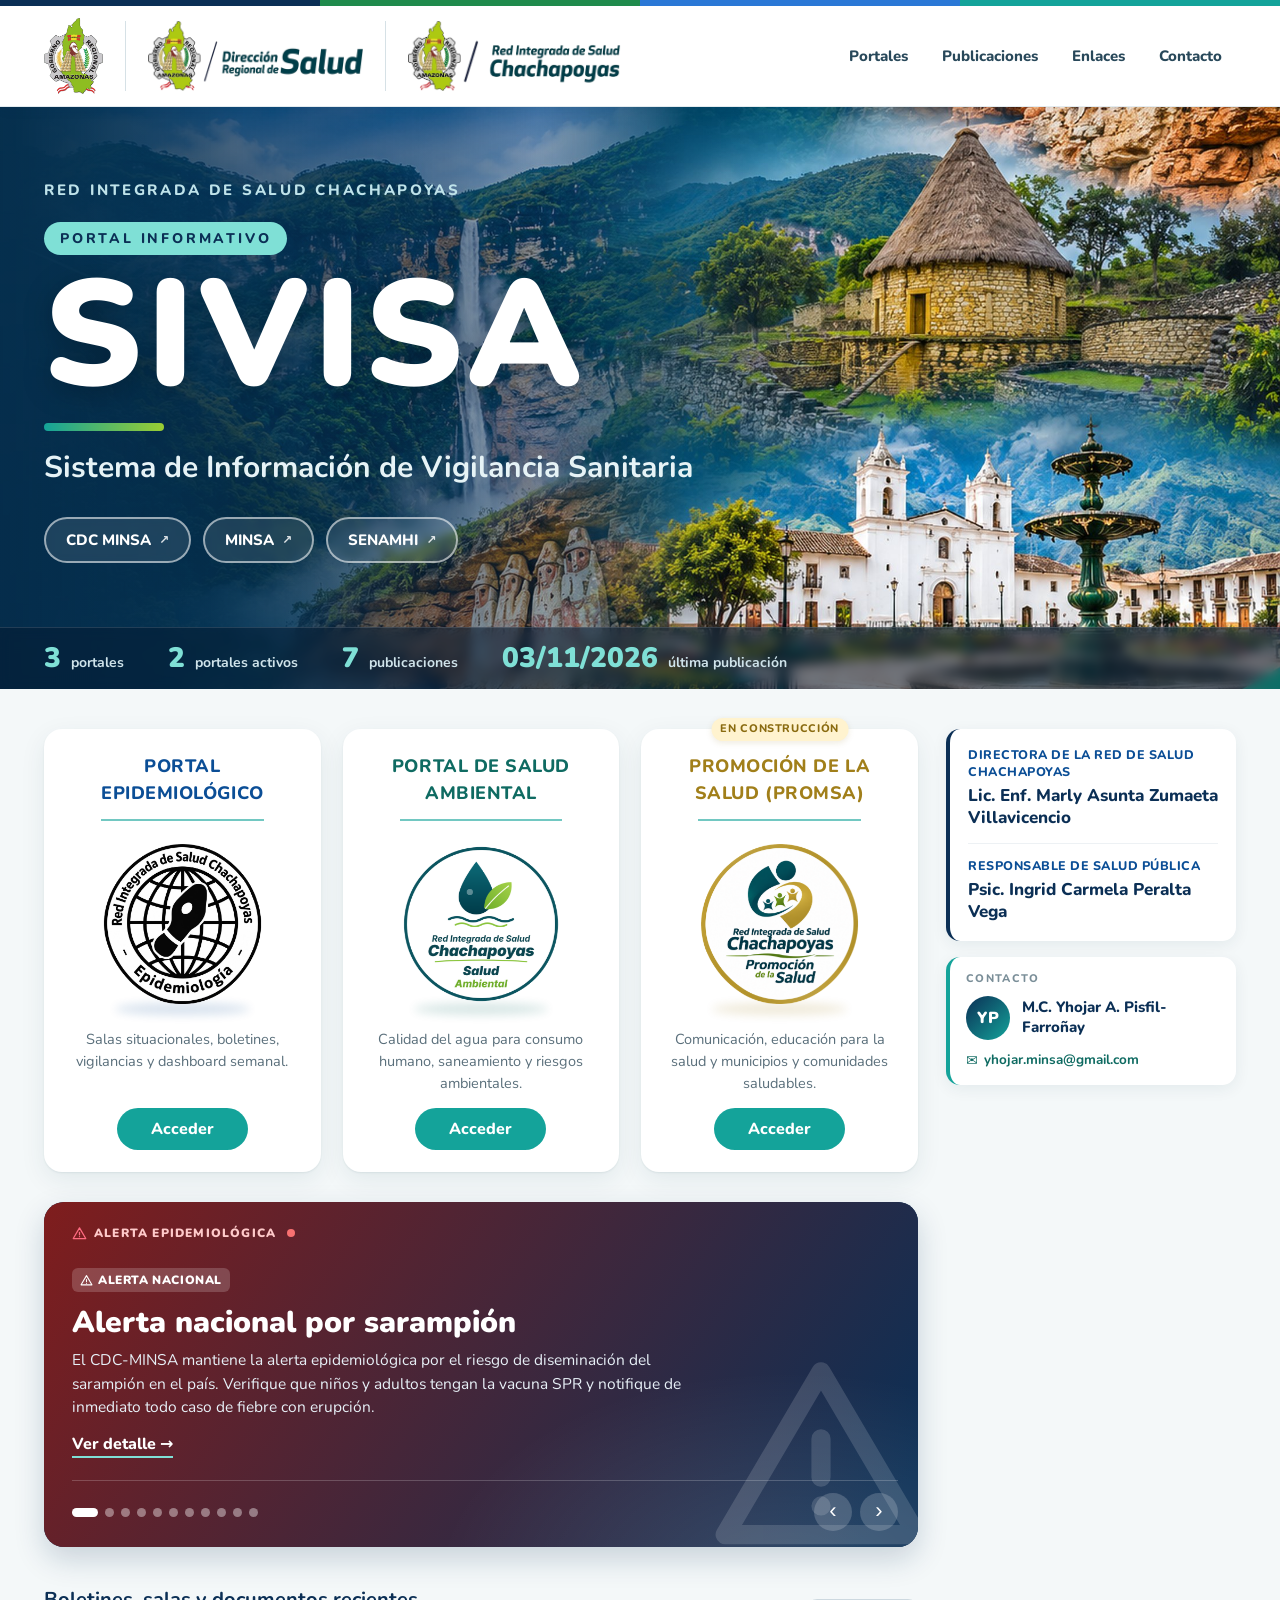
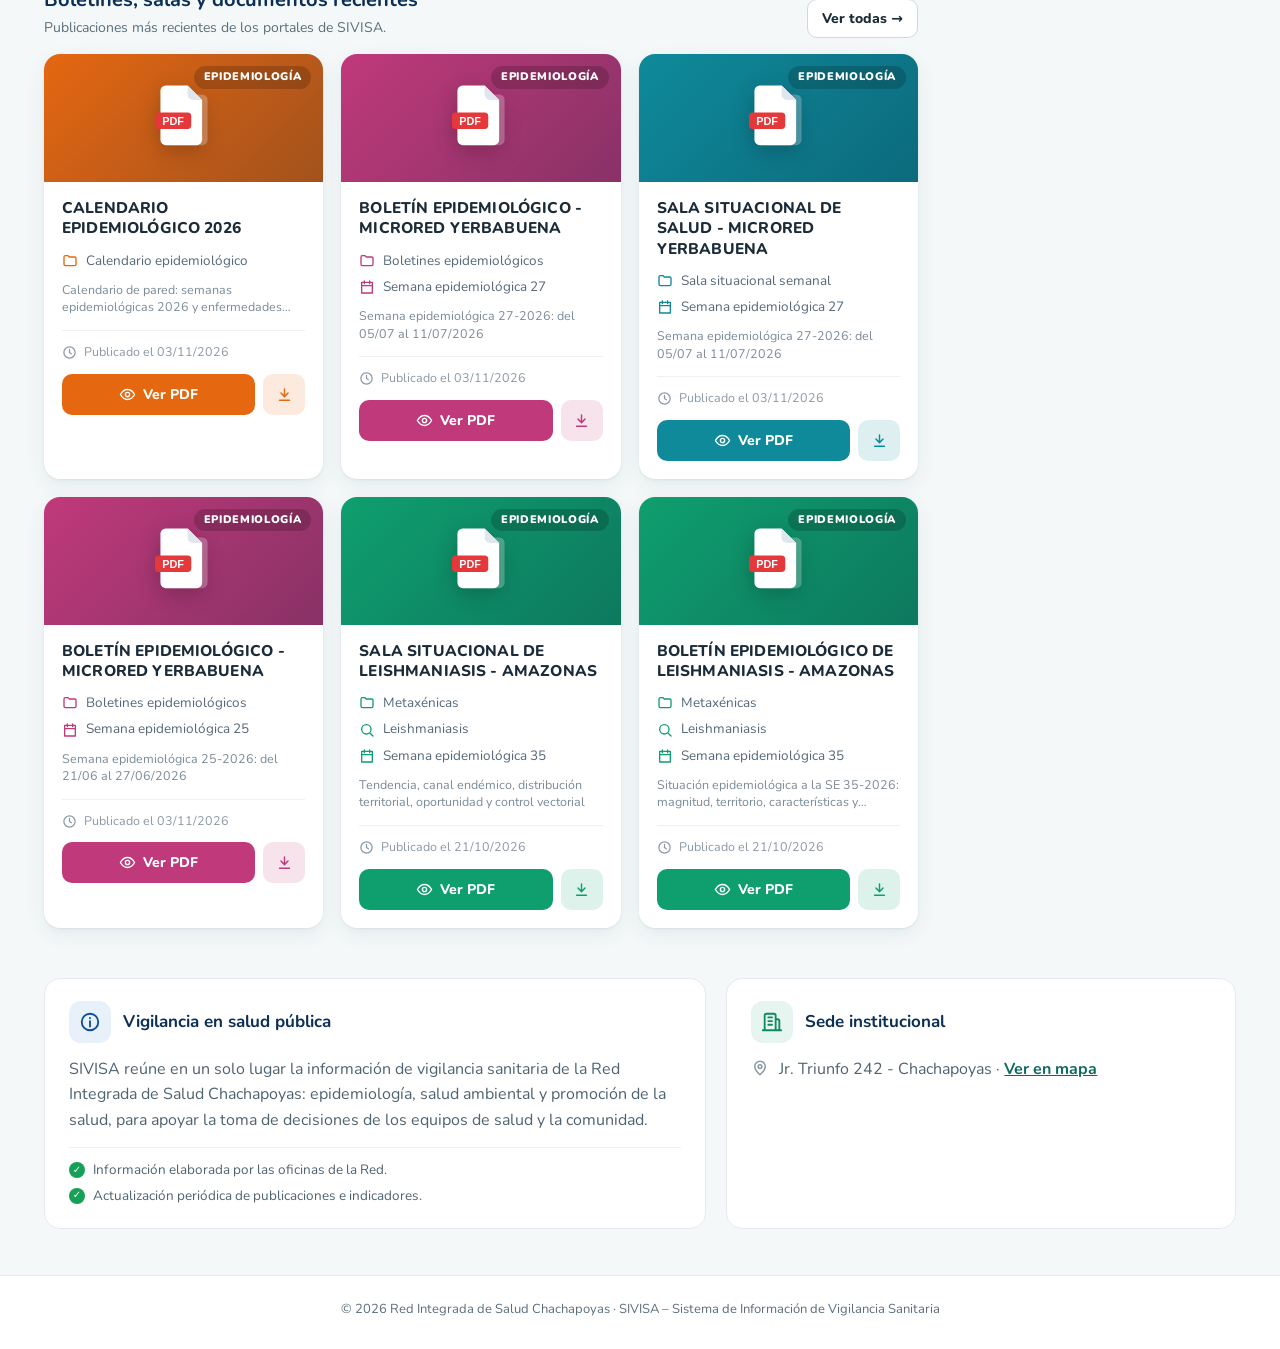
<file: index.html>
<!doctype html>
<html lang="es">
<head>
<meta charset="utf-8">
<meta name="viewport" content="width=device-width, initial-scale=1">
<title>SIVISA · Red Integrada de Salud Chachapoyas</title>
<meta name="description" content="Portal informativo SIVISA – Sistema de Información de Vigilancia Sanitaria de la Red Integrada de Salud Chachapoyas.">
<link rel="icon" href="assets/logos/red_salud.png">
<link rel="preconnect" href="https://fonts.googleapis.com">
<link rel="preconnect" href="https://fonts.gstatic.com" crossorigin>
<link href="https://fonts.googleapis.com/css2?family=Nunito:wght@400;600;700;800;900&display=swap" rel="stylesheet">
<link rel="stylesheet" href="assets/sivisa.css">
</head>
<body>
<header class="top">
  <div class="top-in">
    <a class="top-logos" href="./" id="logos-cabecera" aria-label="Inicio"></a>
    <nav class="top-nav" aria-label="Principal">
      <a href="#portales">Portales</a>
      <a href="#publicaciones">Publicaciones</a>
      <a href="#enlaces">Enlaces</a>
      <a href="#contacto">Contacto</a>
    </nav>
  </div>
</header>

<section class="hero">
  <div class="hero-foto" aria-hidden="true"></div>
  <div class="hero-in">
    <p class="hero-kicker" id="institucion"></p>
    <span class="hero-tag" id="etiqueta"></span>
    <h1 class="hero-title" id="titulo"></h1>
    <p class="hero-sub" id="subtitulo"></p>
    <div class="pills" id="enlaces" aria-label="Enlaces de interés"></div>
  </div>
  <div class="hero-datos">
    <div class="hero-datos-in" id="hero-datos"></div>
  </div>
</section>

<div class="layout">
  <main id="portales">
    <div class="cards" id="cards"></div>
    <div class="camp-wrap" id="campanas"></div>

    <section class="recientes" id="publicaciones">
      <div class="recientes-cab">
        <div><h2>Boletines, salas y documentos recientes</h2><p>Publicaciones más recientes de los portales de SIVISA.</p></div>
        <a class="btn-sec" href="epidemiologia/index.html">Ver todas →</a>
      </div>
      <div id="lista-recientes"></div>
    </section>
  </main>

  <aside class="lateral" id="contacto" aria-label="Contacto">
    <div class="autoridades" id="autoridades">
      <div id="lista-autoridades"></div>
    </div>
    <div class="perfil">
      <span class="perfil-label">Contacto</span>
      <div class="perfil-fila">
        <div class="perfil-foto" id="perfil-foto"></div>
        <div class="perfil-txt">
          <p class="perfil-nombre" id="perfil-nombre"></p>
          <p class="perfil-cargo" id="perfil-cargo"></p>
          <p class="perfil-area" id="perfil-area"></p>
        </div>
      </div>
      <a class="perfil-correo" id="perfil-correo"></a>
    </div>

  </aside>
</div>

<div class="info" id="info"></div>

<footer class="pie">
  <div class="pie-logos" id="logos-pie"></div>
  <p id="pie-texto"></p>
</footer>

<script src="data/sitio.js"></script>
<script src="epidemiologia/data/catalogo.js"></script>
<script src="epidemiologia/data/semanales.js"></script>
<script src="epidemiologia/data/secciones.js"></script>
<script src="assets/publicaciones.js"></script>
<script src="assets/info.js"></script>
<script src="data/campanas.js"></script>
<script src="data/alertas.js"></script>
<script src="data/situacion.js"></script>
<script src="assets/campanas.js"></script>
<script src="assets/sivisa.js"></script>
<script>Info.montar(document.getElementById("info"));
Campanas.montar(document.getElementById("campanas"), { portal: "sivisa", base: "" });</script>
</body>
</html>
</file>
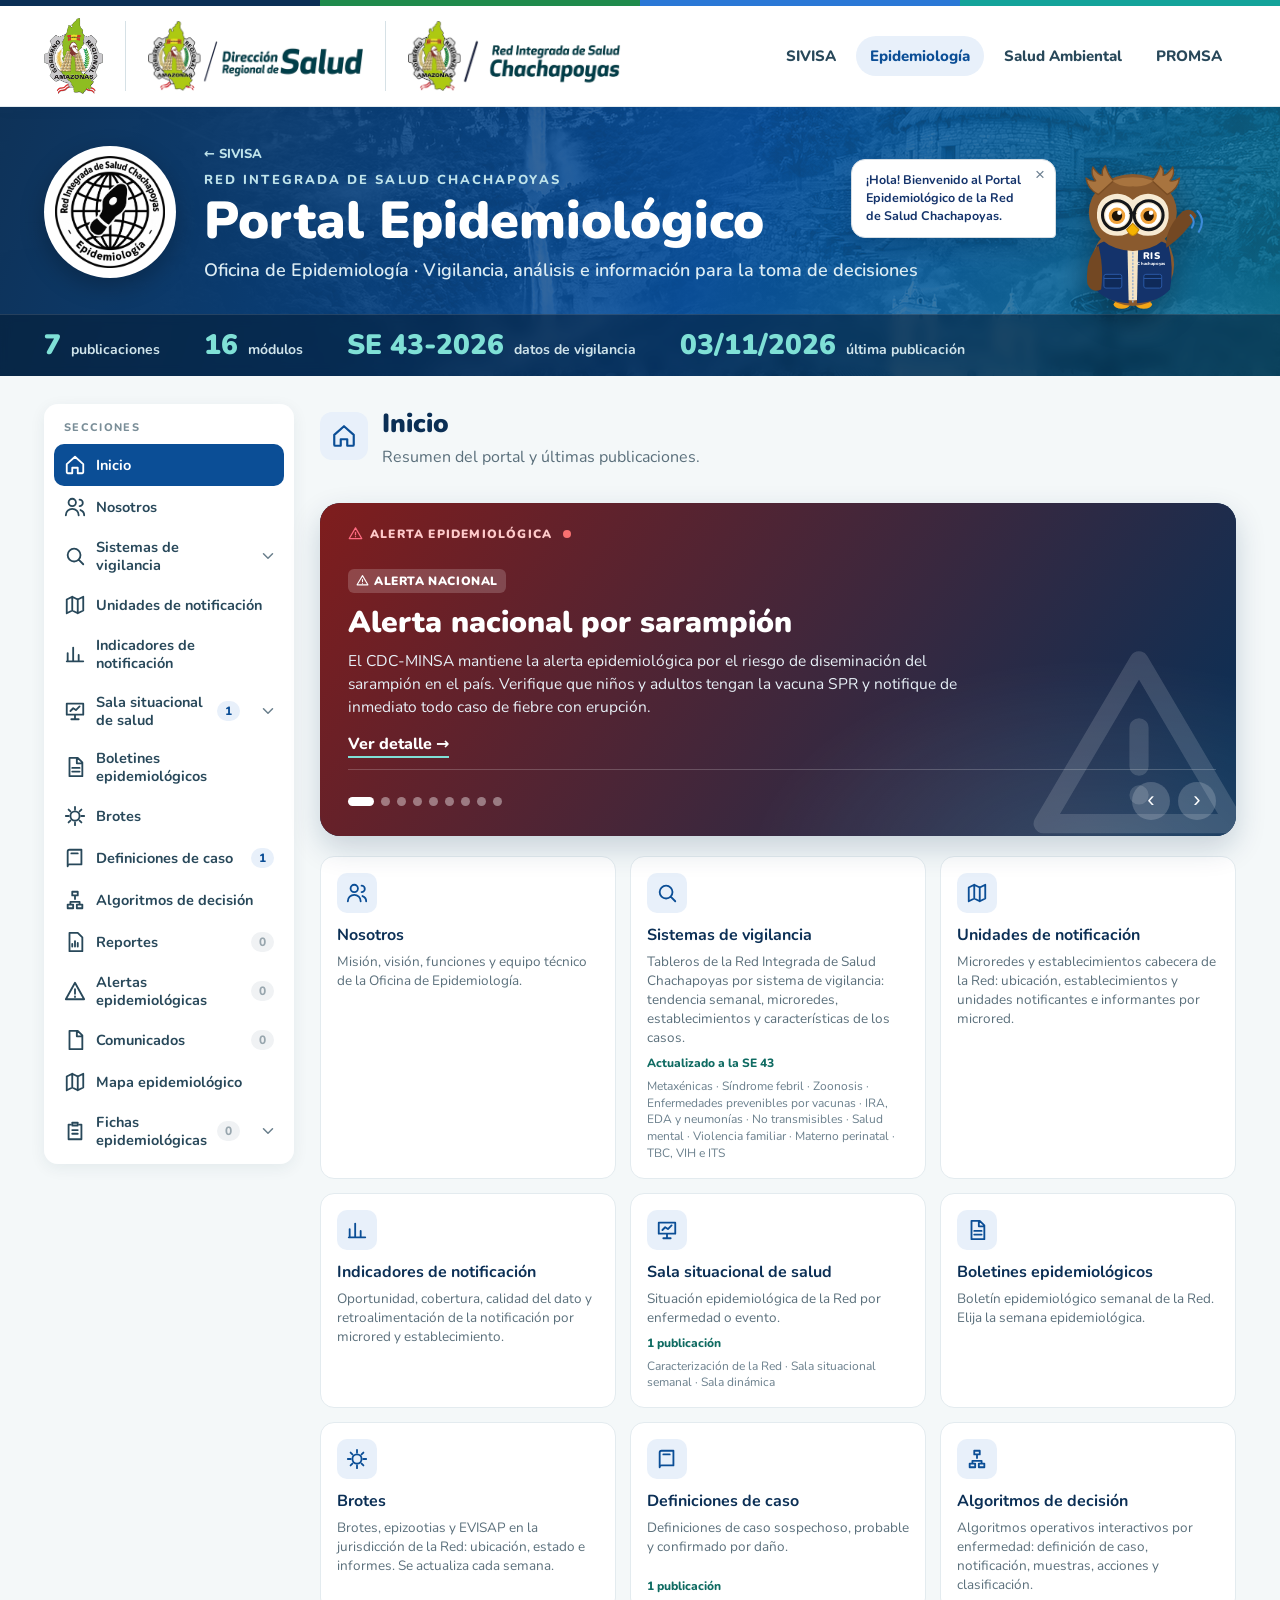
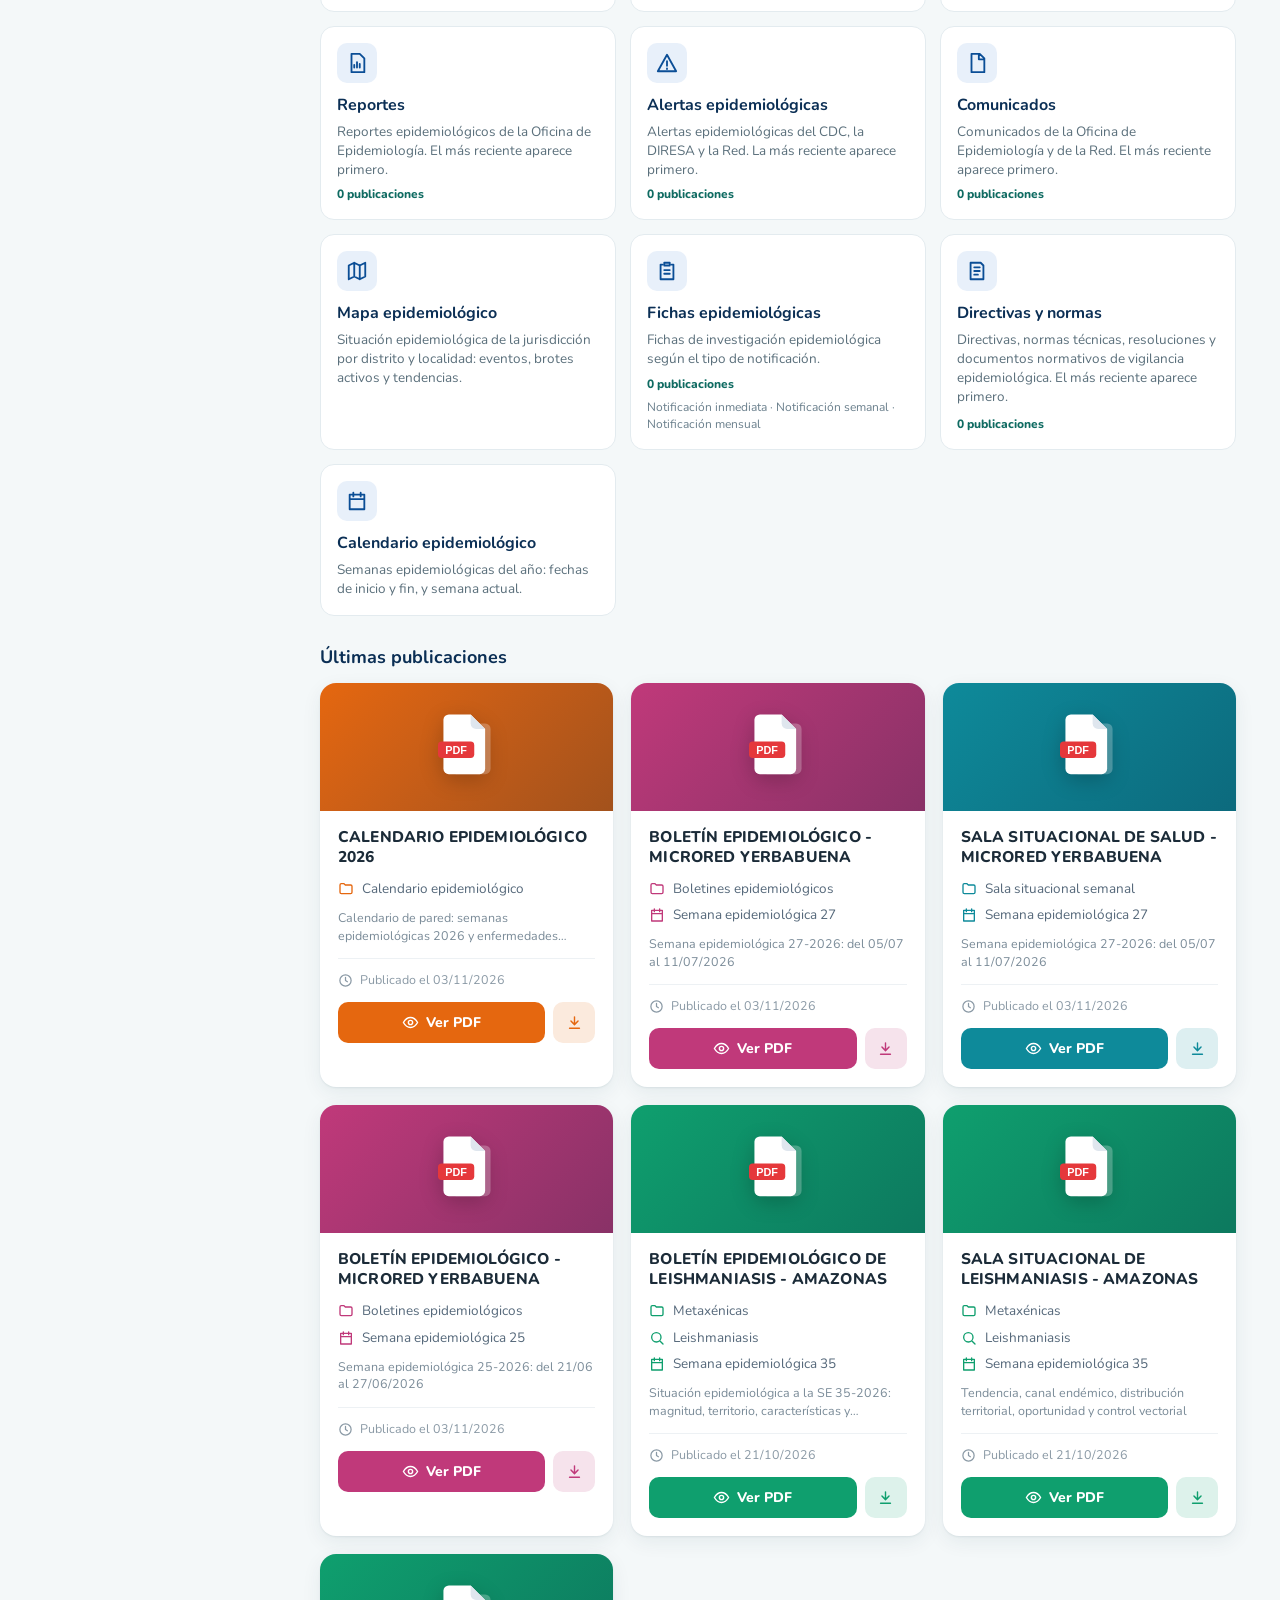
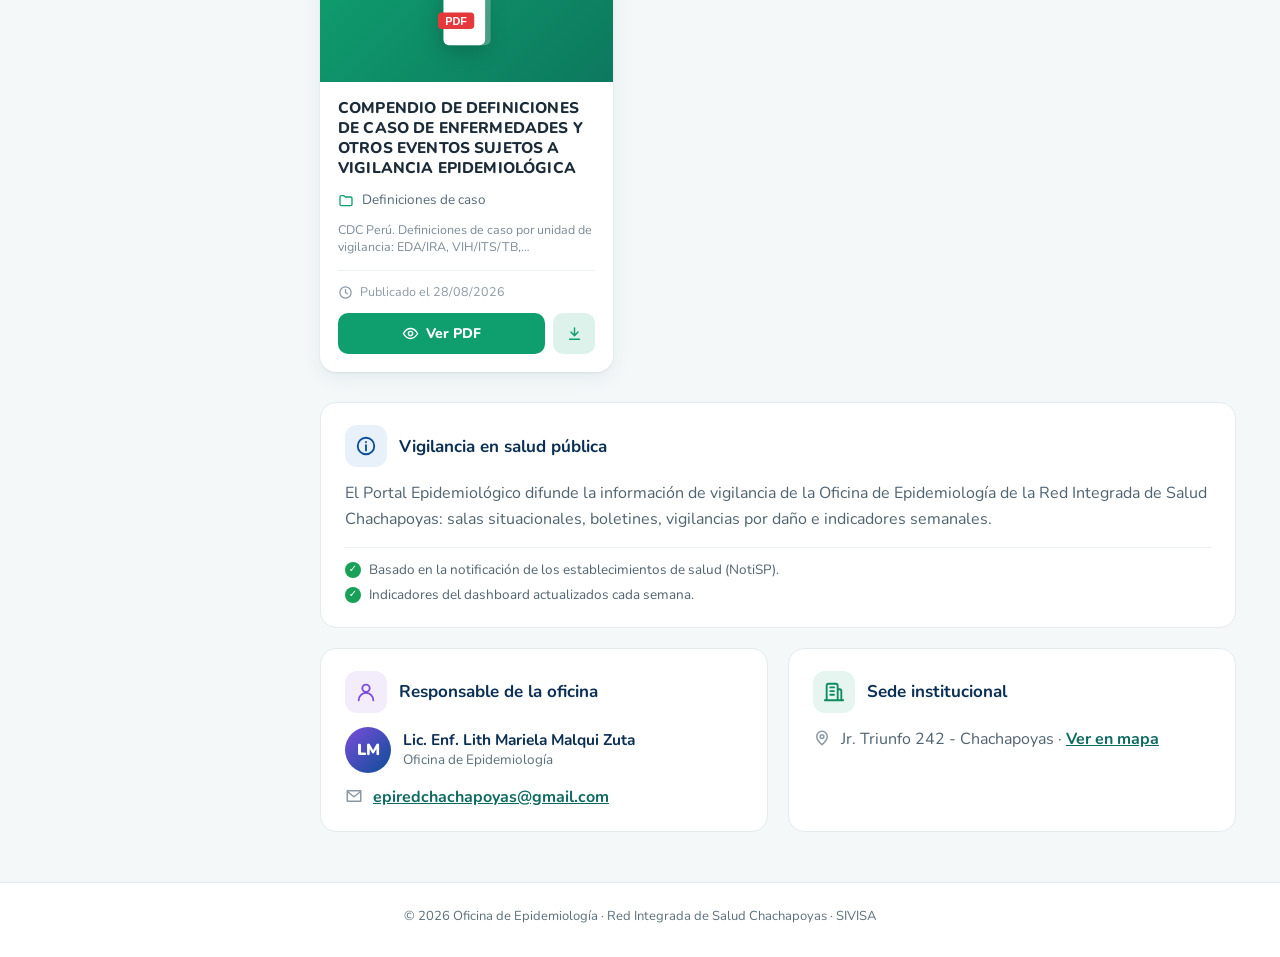
<file: epidemiologia/index.html>
<!doctype html>
<html lang="es">
<head>
<meta charset="utf-8">
<meta name="viewport" content="width=device-width, initial-scale=1">
<title>Portal Epidemiológico · SIVISA · RIS Chachapoyas</title>
<meta name="description" content="Portal Epidemiológico de la Red Integrada de Salud Chachapoyas: salas situacionales, boletines, vigilancias y dashboard semanal.">
<link rel="icon" href="../assets/logos/epidemiologia.png">
<link rel="preconnect" href="https://fonts.googleapis.com">
<link rel="preconnect" href="https://fonts.gstatic.com" crossorigin>
<link href="https://fonts.googleapis.com/css2?family=Nunito:wght@400;600;700;800;900&display=swap" rel="stylesheet">
<link rel="stylesheet" href="assets/styles.css">
<link rel="stylesheet" href="../assets/sivisa.css">
<link rel="stylesheet" href="assets/portal.css">
</head>
<body>
<header class="top">
  <div class="top-in">
    <a class="top-logos" href="../index.html" id="logos-cabecera" aria-label="Ir a SIVISA"></a>
    <nav class="top-nav" id="nav-portales" aria-label="Portales"></nav>
  </div>
</header>

<section class="phero">
  <div class="phero-in">
    <div class="phero-logo"><img src="../assets/logos/epidemiologia.png" alt="Logo Oficina de Epidemiología"></div>
    <div class="phero-txt">
      <a class="phero-volver" href="../index.html">← SIVISA</a>
      <p class="phero-kicker">Red Integrada de Salud Chachapoyas</p>
      <h1>Portal Epidemiológico</h1>
      <p class="phero-sub">Oficina de Epidemiología · Vigilancia, análisis e información para la toma de decisiones</p>
    </div>
  </div>
  <div class="hero-datos"><div class="hero-datos-in" id="phero-datos"></div></div>
</section>

<div class="pl">
  <nav class="pl-menu" aria-label="Secciones del portal">
    <span class="pl-menu-t">Secciones</span>
    <div id="menu"></div>
  </nav>

  <main class="pl-main">
    <header class="pl-head">
      <span class="pl-head-ico" id="sec-ico" aria-hidden="true"></span>
      <div><p class="pl-miga" id="sec-miga" hidden></p><h2 id="sec-titulo"></h2><p id="sec-desc"></p></div>
    </header>
    <nav class="subchips" id="subsecciones" aria-label="Subsecciones" hidden></nav>

    <div id="vista-inicio" hidden>
      <div class="camp-wrap camp-epi" id="campanas"></div>
      <div class="tiles" id="tiles"></div>
      <h3 class="pl-sub">Últimas publicaciones</h3>
      <div id="tabla-inicio"></div>
      <div class="info info-main" id="info"></div>
    </div>

    <div id="vista-documentos" hidden>
      <div id="doc-destacado"></div>
      <div id="enfermedades" hidden></div>
      <div class="filters-panel">
        <div><label for="buscar">Buscar publicaciones</label>
          <input id="buscar" type="search" placeholder="Título, vigilancia o descripción..."></div>
        <div><label for="vigilancia">Vigilancia</label><select id="vigilancia"></select></div>
        <div><label for="anio">Año</label><select id="anio"></select></div>
      </div>
      <div class="barra-lista">
        <p class="count" id="conteo"></p>
        <div class="vista-sel" role="group" aria-label="Forma de ver">
          <button type="button" data-vista="tarjetas">Tarjetas</button>
          <button type="button" data-vista="lista">Lista</button>
        </div>
      </div>
      <div id="tabla"></div>
    </div>

    <div id="vista-pagina" hidden></div>

    <div id="vista-calendario" hidden></div>

    <div id="vista-mapa" hidden></div>

    <div id="vista-semanas" hidden></div>

    <div id="vista-territorio" hidden></div>

    <div id="vista-brotes" hidden></div>

    <div id="vista-algoritmos" hidden></div>

    <div id="vista-mapaepi" hidden></div>

    <div id="vista-dashboard" hidden>
    </div>
  </main>
</div>

<footer class="pie">
  <p>© <span id="anio-pie"></span> Oficina de Epidemiología · Red Integrada de Salud Chachapoyas · SIVISA</p>
</footer>

<script src="../data/sitio.js"></script>
<script src="data/secciones.js"></script>
<script src="data/catalogo.js"></script>
<script src="data/semanales.js"></script>
<script src="data/nosotros.js"></script>
<script src="data/enfermedades.js"></script>
<script src="data/unidades/unidades.js"></script>
<script src="data/dashboard_datos.js"></script>
<script src="data/vigilancia_red.js"></script>
<script src="assets/dashboard.js"></script>
<script src="../data/campanas.js"></script>
<script src="../data/alertas.js"></script>
<script src="../data/situacion.js"></script>
<script src="../assets/campanas.js"></script>
<script src="../assets/publicaciones.js"></script>
<script src="../assets/info.js"></script>
<script src="assets/calendario.js"></script>
<script src="assets/enfermedades.js"></script>
<script src="assets/mapa.js"></script>
<script src="assets/semanas.js"></script>
<script src="data/territorio.js"></script>
<script src="assets/territorio.js"></script>
<script src="assets/brotes.js"></script>
<script src="data/algoritmos.js"></script>
<script src="assets/algoritmos.js"></script>
<script src="assets/mapaepi.js"></script>
<script src="assets/portal.js"></script>
<script src="assets/buho.js"></script>
<script>(function(){var P=((window.SITIO||{}).portales||[]).filter(function(p){return p.id==="epidemiologia";})[0]||{};Info.montar(document.getElementById("info"),P.sobre,P.responsable);})();
Campanas.montar(document.getElementById("campanas"), { portal: "epidemiologia", base: "../" });</script>
</body>
</html>
</file>
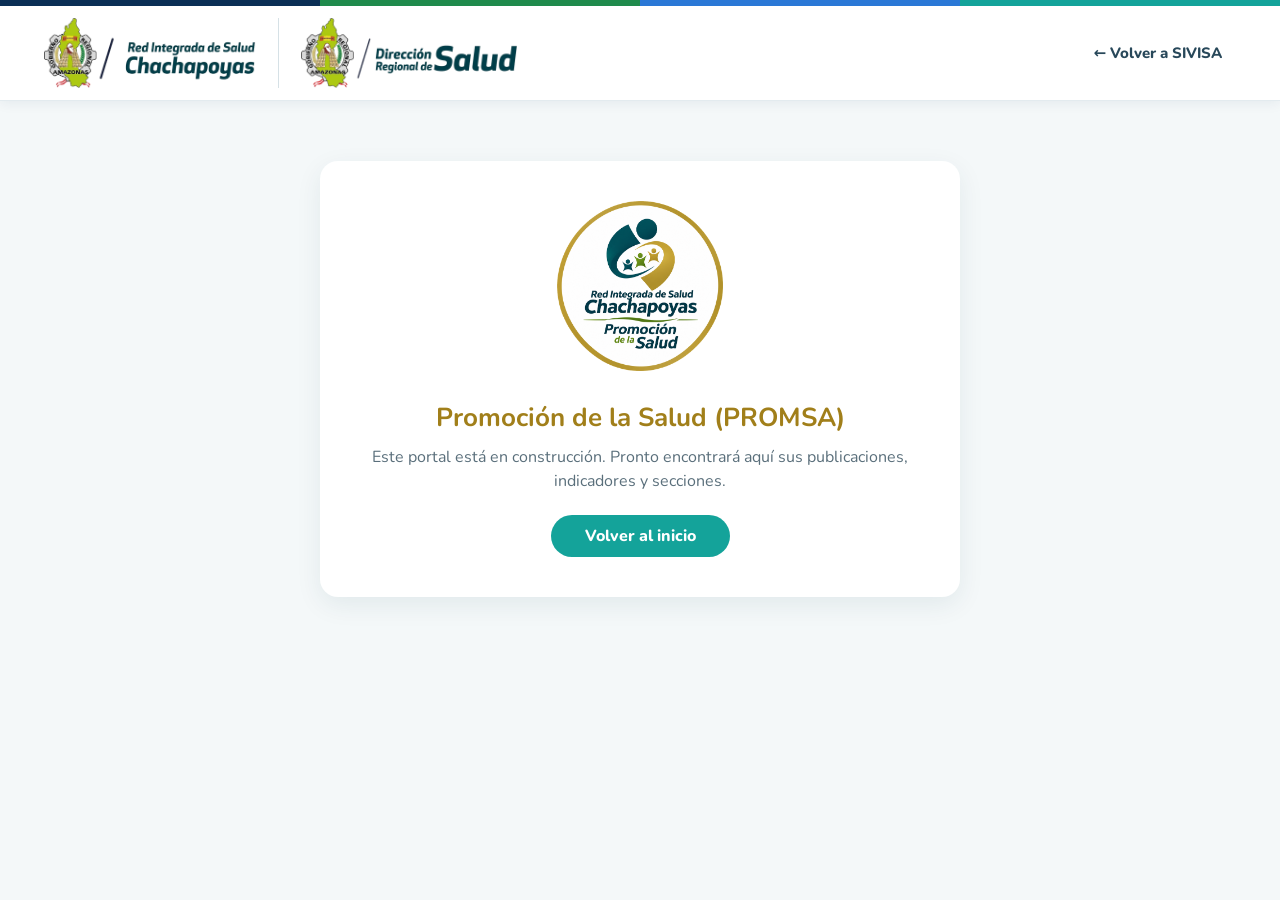
<file: promsa/index.html>
<!doctype html>
<html lang="es">
<head>
<meta charset="utf-8">
<meta name="viewport" content="width=device-width, initial-scale=1">
<title>Promoción de la Salud (PROMSA) · SIVISA</title>
<link rel="icon" href="../assets/logos/red_salud.png">
<link href="https://fonts.googleapis.com/css2?family=Nunito:wght@400;700;800;900&display=swap" rel="stylesheet">
<link rel="stylesheet" href="../assets/sivisa.css">
</head>
<body>
<header class="top"><div class="top-in">
  <a class="top-logos" href="../index.html"><img class="top-logo" src="../assets/logos/red_salud.png" alt="Red Integrada de Salud Chachapoyas"><img class="top-logo" src="../assets/logos/diresa.png" alt="DIRESA Amazonas"></a>
  <nav class="top-nav"><a href="../index.html">← Volver a SIVISA</a></nav>
</div></header>
<main class="construccion" style="--c:#a17f1a">
  <img src="../assets/logos/promsa.png" alt="Promoción de la Salud (PROMSA)">
  <h1>Promoción de la Salud (PROMSA)</h1>
  <p>Este portal está en construcción. Pronto encontrará aquí sus publicaciones, indicadores y secciones.</p>
  <a class="card-btn" href="../index.html">Volver al inicio</a>
</main>
</body>
</html>
</file>
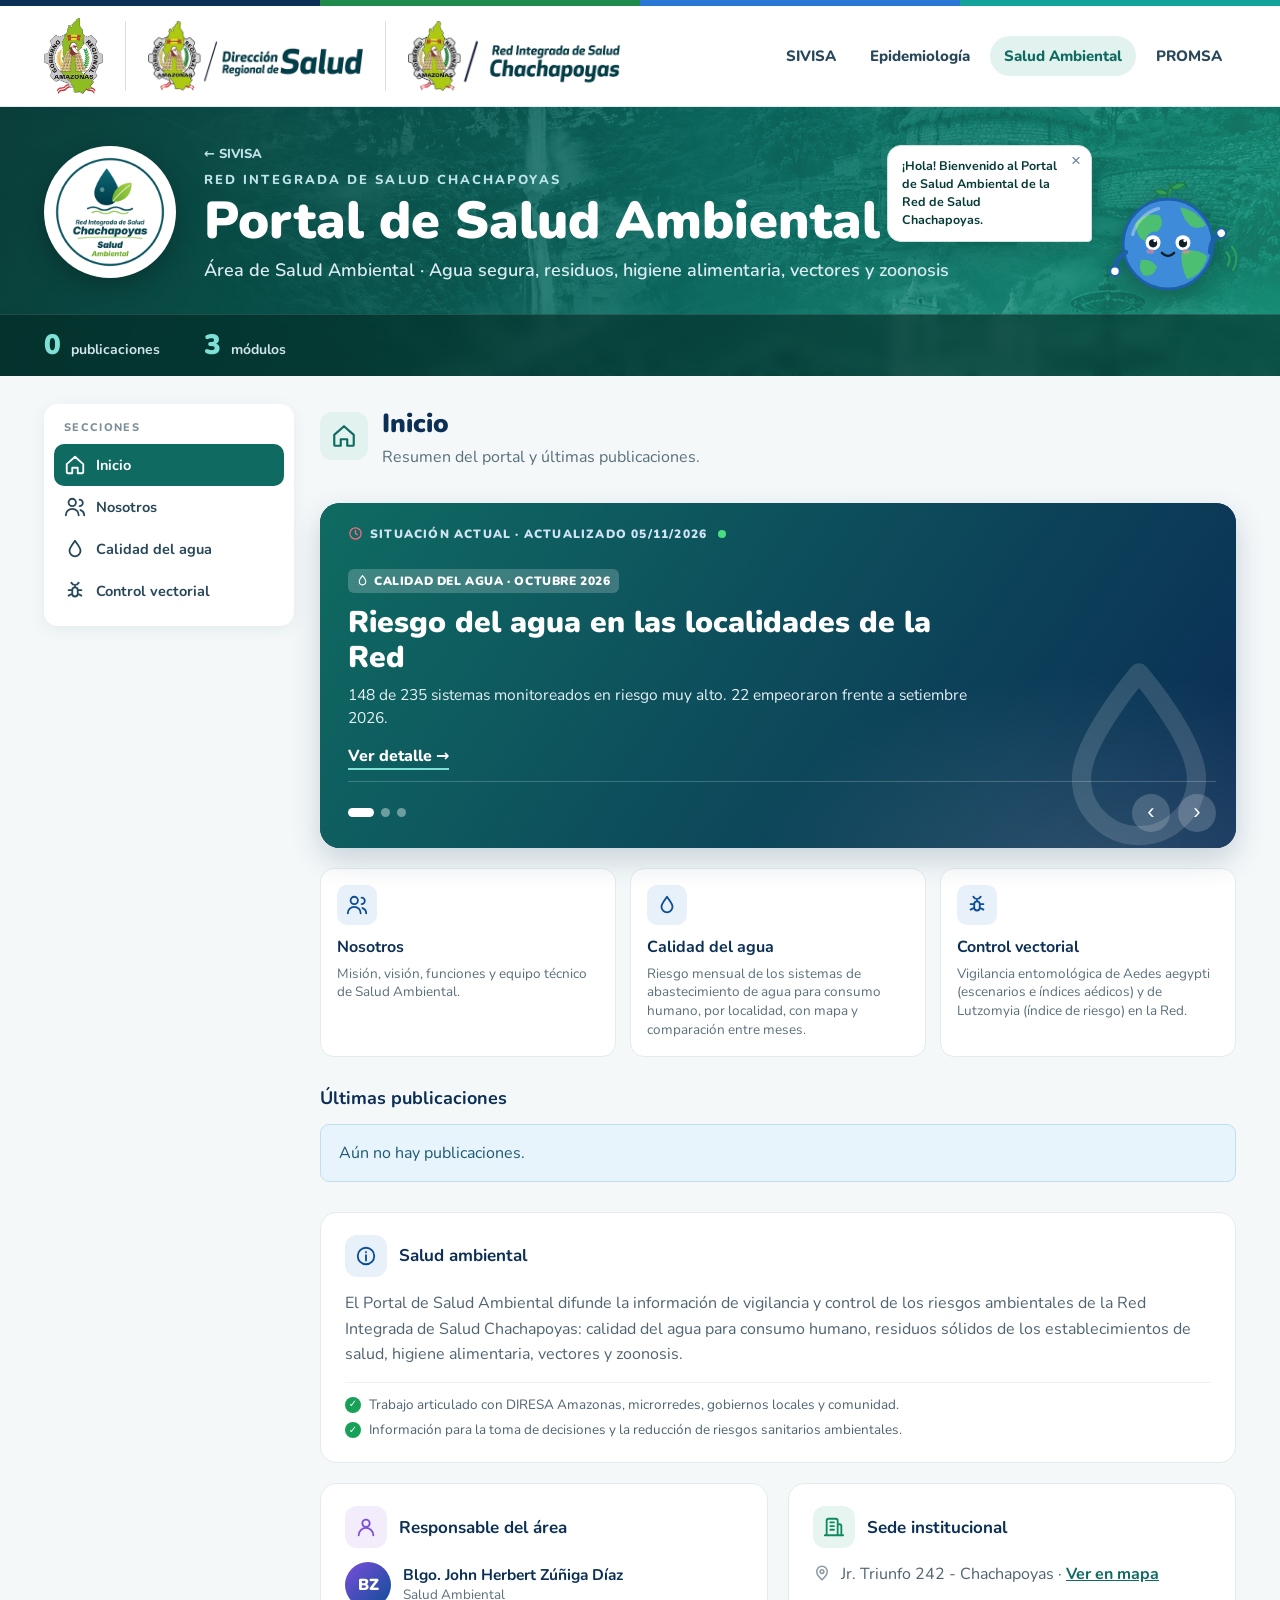
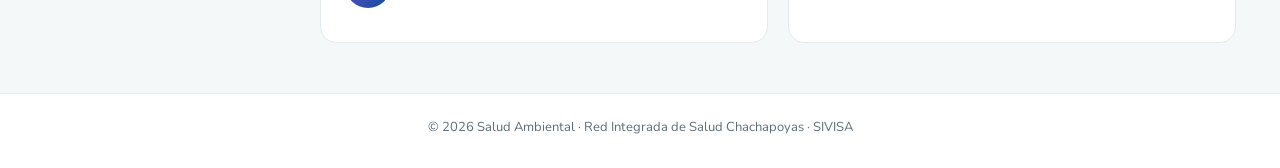
<file: salud-ambiental/index.html>
<!doctype html>
<html lang="es">
<head>
<meta charset="utf-8">
<meta name="viewport" content="width=device-width, initial-scale=1">
<title>Portal de Salud Ambiental · SIVISA · RIS Chachapoyas</title>
<meta name="description" content="Portal de Salud Ambiental de la Red Integrada de Salud Chachapoyas: calidad del agua, residuos sólidos, higiene alimentaria, vectores y zoonosis.">
<link rel="icon" href="../assets/logos/salud_ambiental.png">
<link rel="preconnect" href="https://fonts.googleapis.com">
<link rel="preconnect" href="https://fonts.gstatic.com" crossorigin>
<link href="https://fonts.googleapis.com/css2?family=Nunito:wght@400;600;700;800;900&display=swap" rel="stylesheet">
<link rel="stylesheet" href="../epidemiologia/assets/styles.css">
<link rel="stylesheet" href="../assets/sivisa.css">
<link rel="stylesheet" href="../epidemiologia/assets/portal.css">
<link rel="stylesheet" href="assets/ambiental.css">
</head>
<body class="portal-sa">
<header class="top">
  <div class="top-in">
    <a class="top-logos" href="../index.html" id="logos-cabecera" aria-label="Ir a SIVISA"></a>
    <nav class="top-nav" id="nav-portales" aria-label="Portales"></nav>
  </div>
</header>

<section class="phero">
  <div class="phero-in">
    <div class="phero-logo"><img src="../assets/logos/salud_ambiental.png" alt="Logo de Salud Ambiental"></div>
    <div class="phero-txt">
      <a class="phero-volver" href="../index.html">← SIVISA</a>
      <p class="phero-kicker">Red Integrada de Salud Chachapoyas</p>
      <h1>Portal de Salud Ambiental</h1>
      <p class="phero-sub">Área de Salud Ambiental · Agua segura, residuos, higiene alimentaria, vectores y zoonosis</p>
    </div>
  </div>
  <div class="hero-datos"><div class="hero-datos-in" id="phero-datos"></div></div>
</section>

<div class="pl">
  <nav class="pl-menu" aria-label="Secciones del portal">
    <span class="pl-menu-t">Secciones</span>
    <div id="menu"></div>
  </nav>

  <main class="pl-main">
    <header class="pl-head">
      <span class="pl-head-ico" id="sec-ico" aria-hidden="true"></span>
      <div><p class="pl-miga" id="sec-miga" hidden></p><h2 id="sec-titulo"></h2><p id="sec-desc"></p></div>
    </header>
    <nav class="subchips" id="subsecciones" aria-label="Subsecciones" hidden></nav>

    <div id="vista-inicio" hidden>
      <div class="camp-wrap camp-epi" id="campanas"></div>
      <div class="tiles" id="tiles"></div>
      <h3 class="pl-sub">Últimas publicaciones</h3>
      <div id="tabla-inicio"></div>
      <div class="info info-main" id="info"></div>
    </div>

    <div id="vista-documentos" hidden>
      <div id="doc-destacado"></div>
      <div id="enfermedades" hidden></div>
      <div class="filters-panel">
        <div><label for="buscar">Buscar publicaciones</label>
          <input id="buscar" type="search" placeholder="Título, vigilancia o descripción..."></div>
        <div><label for="vigilancia">Vigilancia</label><select id="vigilancia"></select></div>
        <div><label for="anio">Año</label><select id="anio"></select></div>
      </div>
      <div class="barra-lista">
        <p class="count" id="conteo"></p>
        <div class="vista-sel" role="group" aria-label="Forma de ver">
          <button type="button" data-vista="tarjetas">Tarjetas</button>
          <button type="button" data-vista="lista">Lista</button>
        </div>
      </div>
      <div id="tabla"></div>
    </div>

    <div id="vista-pagina" hidden></div>

    <div id="vista-calendario" hidden></div>

    <div id="vista-mapa" hidden></div>

    <div id="vista-semanas" hidden></div>

    <div id="vista-territorio" hidden></div>

    <div id="vista-brotes" hidden></div>

    <div id="vista-algoritmos" hidden></div>

    <div id="vista-mapaepi" hidden></div>

    <div id="vista-agua" hidden></div>

    <div id="vista-vectores" hidden></div>

    <div id="vista-dashboard" hidden>
    </div>
  </main>
</div>

<footer class="pie">
  <p>© <span id="anio-pie"></span> Salud Ambiental · Red Integrada de Salud Chachapoyas · SIVISA</p>
</footer>

<script src="../data/sitio.js"></script>
<script>window.PORTAL_ID = "salud-ambiental";</script>
<script src="data/secciones.js"></script>
<script src="data/catalogo.js"></script>
<script src="data/nosotros.js"></script>
<script src="data/areas.js"></script>
<script src="data/agua.js"></script>
<script src="../epidemiologia/data/territorio.js"></script>
<script src="data/vectores.js"></script>
<script src="assets/agua.js"></script>
<script src="assets/vectores.js"></script>
<script src="assets/guia.js"></script>
<script src="../data/campanas.js"></script>
<script src="../data/alertas.js"></script>
<script src="../data/situacion.js"></script>
<script src="../assets/campanas.js"></script>
<script src="../assets/publicaciones.js"></script>
<script src="../assets/info.js"></script>
<script src="../epidemiologia/assets/portal.js"></script>
<script>(function(){var P=((window.SITIO||{}).portales||[]).filter(function(p){return p.id==="salud-ambiental";})[0]||{};Info.montar(document.getElementById("info"),P.sobre,P.responsable);})();
Campanas.montar(document.getElementById("campanas"), { portal: "salud-ambiental", base: "../" });</script>
</body>
</html>
</file>
<file: assets/sivisa.css>
:root{
  --ink:#16323f; --ink2:#5a6f7b; --line:#e3ebef; --bg:#f4f8f9; --teal:#14a39a; --navy:#0b2f55;
}
*{box-sizing:border-box}
html{scroll-behavior:smooth}
body{margin:0;background:var(--bg);color:var(--ink);font-family:"Nunito",system-ui,-apple-system,"Segoe UI",sans-serif;font-size:16px;line-height:1.5}
a{color:inherit}
img{max-width:100%}

/* Cabecera */
.top{background:#fff;border-bottom:1px solid var(--line);position:sticky;top:0;z-index:10;box-shadow:0 2px 12px #0b2f5512}
.top::before{content:"";display:block;height:6px;background:linear-gradient(90deg,#0b2f55 0 25%,#1f8a4c 25% 50%,#2a78d6 50% 75%,#14a39a 75% 100%)}
.top-in{max-width:1240px;margin:0 auto;padding:12px 24px;display:flex;align-items:center;justify-content:space-between;gap:20px}
.top-logos{display:flex;align-items:center;gap:0;text-decoration:none;min-width:0}
.top-logo{height:70px;width:auto;padding:0 22px}
.top-logo:first-child{padding-left:0}
.top-logo+.top-logo{border-left:1px solid #d6e1e6}
.top-logo[src$="gore.png"]{height:76px}
.top-nav{display:flex;gap:6px;flex-wrap:wrap;justify-content:flex-end}
.top-nav a{text-decoration:none;color:#28485a;font-weight:800;font-size:15px;padding:9px 14px;border-radius:999px;transition:background .15s,color .15s}
.top-nav a:hover{background:#e6f5f3;color:#0f6b62}

/* Hero */
.hero{position:relative;overflow:hidden;color:#fff;background:#0b2f55}
.hero-foto{position:absolute;top:0;bottom:0;right:0;width:64%;background:var(--portada,url("img/portada.jpg")) center/cover no-repeat;
  -webkit-mask-image:linear-gradient(90deg,transparent 0,#000 38%);mask-image:linear-gradient(90deg,transparent 0,#000 38%)}
.hero::before{content:"";position:absolute;inset:0;z-index:0;background:
  radial-gradient(700px 420px at 10% 15%,rgba(20,163,154,.35),transparent 70%),
  linear-gradient(90deg,rgba(11,47,85,.15) 40%,rgba(11,47,85,.45) 100%)}
.hero.portada-completa .hero-foto{width:100%;background-position:right center;-webkit-mask-image:none;mask-image:none}
.hero.portada-completa::before{background:linear-gradient(90deg,rgba(6,40,70,.82) 0,rgba(6,40,70,.55) 35%,rgba(6,40,70,0) 62%)}
.hero-foto,.hero::before{pointer-events:none}
.hero-foto{z-index:0}
.hero::before{z-index:1}
.hero-in,.hero-datos{z-index:2}
.hero-in{position:relative;max-width:1240px;margin:0 auto;padding:72px 24px 64px}
.hero-kicker{margin:0;font-weight:800;letter-spacing:.18em;text-transform:uppercase;font-size:15px;color:#bfe3ea}
.hero-tag{display:inline-block;margin-top:20px;font-weight:800;color:#0b2f55;background:#7fe0d6;text-transform:uppercase;letter-spacing:.2em;font-size:14px;padding:6px 16px;border-radius:999px}
.hero-title{margin:10px 0 0;font-size:clamp(72px,13vw,150px);line-height:.95;font-weight:900;letter-spacing:.03em;color:#fff;text-shadow:0 6px 30px rgba(0,0,0,.25)}
.hero-title::after{content:"";display:block;width:120px;height:8px;border-radius:8px;background:linear-gradient(90deg,#14a39a,#9acd32);margin-top:16px}
.hero-sub{margin:18px 0 0;font-size:clamp(20px,2.8vw,30px);font-weight:700;color:#e6f3f6;max-width:760px;line-height:1.25}
.pills{display:flex;flex-wrap:wrap;gap:12px;margin-top:30px}
.pill{display:inline-flex;align-items:center;gap:8px;text-decoration:none;background:rgba(255,255,255,.1);border:2px solid rgba(255,255,255,.55);color:#fff;font-weight:800;font-size:15px;padding:10px 20px;border-radius:999px;backdrop-filter:blur(4px);transition:background .15s,border-color .15s}
.pill:hover{background:#14a39a;border-color:#14a39a}
.pill-ext{font-size:12px;opacity:.85}
.hero-datos{position:relative;background:rgba(5,28,52,.55);border-top:1px solid rgba(255,255,255,.12);backdrop-filter:blur(6px)}
.hero-datos-in{max-width:1240px;margin:0 auto;padding:16px 24px;display:flex;flex-wrap:wrap;gap:12px 44px}
.dato{display:flex;align-items:baseline;gap:10px}
.dato strong{font-size:28px;font-weight:900;color:#7fe0d6;line-height:1}
.dato span{font-size:14px;color:#cfe3ea;font-weight:700}

/* Distribución */
.layout{max-width:1240px;margin:0 auto;padding:40px 24px 50px;display:grid;grid-template-columns:minmax(0,1fr) 290px;gap:28px;align-items:start}
.pregunta{text-align:center;font-size:clamp(24px,3.2vw,32px);font-weight:900;letter-spacing:.02em;margin:4px 0 24px;text-transform:uppercase}

/* Tarjetas */
.cards{display:grid;grid-template-columns:repeat(auto-fit,minmax(240px,1fr));gap:22px}
.card{--c:#0b4e96;background:#fff;border-radius:18px;box-shadow:0 8px 26px #0e3a4a14,0 1px 2px #0e3a4a14;padding:24px 22px 22px;display:flex;flex-direction:column;align-items:center;text-align:center;text-decoration:none;transition:transform .18s,box-shadow .18s;position:relative}
.card:hover,.card:focus-visible{transform:translateY(-4px);box-shadow:0 16px 34px #0e3a4a24;outline:none}
.card-t{margin:0;color:var(--c);font-size:18px;font-weight:800;text-transform:uppercase;letter-spacing:.03em;min-height:50px;display:flex;align-items:center}
.card-line{display:block;width:70%;height:2px;background:var(--teal);opacity:.6;margin:12px 0 18px}
.card-fig{height:170px;width:100%;display:flex;align-items:center;justify-content:center;position:relative}
.card-fig::after{content:"";position:absolute;bottom:-6px;width:58%;height:12px;border-radius:50%;background:var(--c);opacity:.16;filter:blur(5px)}
.card-logo{max-height:160px;max-width:100%;object-fit:contain;position:relative;z-index:1}
.card-d{margin:20px 0 14px;color:var(--ink2);font-size:14.5px;flex:1}
.card-estado{position:absolute;top:-11px;left:50%;transform:translateX(-50%);white-space:nowrap;box-shadow:0 2px 6px #8a6b1022;font-size:11px;font-weight:800;text-transform:uppercase;letter-spacing:.06em;color:#8a6b10;background:#fff3cf;border-radius:999px;padding:3px 9px}
.card-btn{display:inline-block;background:var(--teal);color:#fff;font-weight:800;padding:9px 34px;border-radius:999px}
.card:hover .card-btn{background:var(--c)}

/* Publicaciones recientes */
.recientes{margin-top:38px}
.recientes h2{font-size:20px;margin:0 0 12px;color:var(--navy)}
.recientes-lista{display:grid;gap:10px}
.pub{display:flex;align-items:center;justify-content:space-between;gap:14px;background:#fff;border:1px solid var(--line);border-radius:12px;padding:14px 16px;text-decoration:none}
.pub:hover{border-color:var(--teal)}
.pub-txt{display:flex;flex-direction:column;gap:2px;min-width:0}
.pub-txt strong{font-size:15px}
.pub-txt small{color:var(--ink2);font-size:13px}
.pub-badge{align-self:flex-start;font-size:11px;font-weight:800;text-transform:uppercase;letter-spacing:.06em;color:#0b4e96;background:#e8f0fa;border-radius:999px;padding:2px 9px;margin-bottom:3px}
.pub-ir{flex-shrink:0;font-weight:800;font-size:13px;color:var(--teal)}
.vacio{color:var(--ink2)}

/* Lateral */
.lateral{position:sticky;top:120px;display:flex;flex-direction:column;gap:16px}
.perfil{background:#fff;border-radius:14px;box-shadow:0 4px 16px #0e3a4a12;padding:14px 16px;border-left:4px solid var(--teal)}
.perfil-label{display:block;font-size:11px;font-weight:800;letter-spacing:.12em;text-transform:uppercase;color:#7a8e98;margin-bottom:8px}
.perfil-fila{display:flex;align-items:center;gap:12px}
.perfil-foto{width:44px;height:44px;flex-shrink:0;border-radius:50%;background:linear-gradient(135deg,var(--navy),var(--teal));color:#fff;display:flex;align-items:center;justify-content:center;font-size:16px;font-weight:900;overflow:hidden}
.perfil-foto img{width:100%;height:100%;object-fit:cover}
.perfil-txt{min-width:0}
.perfil-nombre{margin:0;font-weight:800;font-size:15px;color:var(--navy);line-height:1.3}
.perfil-cargo{margin:2px 0 0;font-weight:700;color:var(--teal);font-size:13px}
.perfil-area{margin:0;color:var(--ink2);font-size:12.5px}
.perfil-cargo:empty,.perfil-area:empty{display:none}
.perfil-correo{display:flex;align-items:center;gap:6px;margin-top:10px;font-weight:700;font-size:13.5px;text-decoration:none;color:#0f6b62;word-break:break-all}
.perfil-correo:hover{text-decoration:underline}
.perfil-correo::before{content:"✉";font-size:14px}
.lateral-nota{background:#fff;border:1px solid var(--line);border-radius:14px;padding:16px 18px}
.lateral-nota h3{margin:0 0 6px;font-size:15px;color:var(--navy)}
.lateral-nota p{margin:0;font-size:14px;color:var(--ink2)}

/* Pie */
.pie-logos:empty{display:none}
.pie{background:#fff;border-top:1px solid var(--line);text-align:center;padding:24px 16px 30px}
.pie-logos{display:flex;justify-content:center;align-items:center;flex-wrap:wrap;gap:26px;margin-bottom:12px}
.pie-logo{height:64px;width:auto}
.pie p{margin:0;color:var(--ink2);font-size:13px}

@media(max-width:1100px){
  .top-in{flex-wrap:wrap}
  .top-nav{width:100%;justify-content:flex-start;border-top:1px solid var(--line);padding-top:6px}
}
@media(max-width:980px){
  .layout{grid-template-columns:minmax(0,1fr)}
  .lateral{position:static}
}
@media(max-width:640px){
  .top-in{flex-direction:column;align-items:stretch;padding:10px 16px;gap:8px}
  .top-logos{justify-content:space-between}
  .top-logo{height:auto;max-height:44px;max-width:38%;padding:0 8px}
  .top-logo[src$="gore.png"]{max-height:50px;max-width:16%}
  .top-nav{justify-content:space-between;gap:0}
  .top-nav a{font-size:13.5px;padding:7px 8px}
  .hero-in{padding:40px 16px 34px}
  .hero-foto{width:100%;opacity:.35;-webkit-mask-image:none;mask-image:none}
  .hero-datos-in{padding:14px 16px;gap:10px 24px}
  .dato strong{font-size:22px}
  .layout{padding:24px 16px 40px}
  .pie-logo{height:40px}
}

/* Página en construcción */
.construccion{max-width:640px;margin:60px auto;padding:40px 24px;text-align:center;background:#fff;border-radius:18px;box-shadow:0 8px 26px #0e3a4a14}
.construccion img{max-height:170px;max-width:90%}
.construccion h1{color:var(--c);font-size:26px;margin:20px 0 8px}
.construccion p{color:var(--ink2);margin:0 0 22px}
.construccion .card-btn{text-decoration:none}

#portales{scroll-margin-top:130px}

/* Carrusel de campañas */
.camp-wrap{margin-top:30px}
.camp{position:relative;border-radius:20px;overflow:hidden;color:#fff;background:#0b2f55;box-shadow:0 12px 30px #0b2f5530;outline:none}
.camp:focus-visible{box-shadow:0 0 0 3px #14a39a,0 12px 30px #0b2f5530}
.camp-pista{display:flex;transition:transform .55s cubic-bezier(.4,.1,.2,1)}
@media (prefers-reduced-motion: reduce){.camp-pista{transition:none}}
.camp-slide{flex:0 0 100%;min-height:270px;position:relative;padding:22px 28px 78px;overflow:hidden;
  background:radial-gradient(500px 300px at 85% 110%,rgba(255,255,255,.14),transparent 70%),linear-gradient(125deg,var(--cc) 0%,#0b2f55 95%)}
.camp-slide.con-foto{background-size:cover;background-position:center}
.camp-slide.con-foto::before{content:"";position:absolute;inset:0;background:linear-gradient(90deg,rgba(8,30,55,.92) 0%,rgba(8,30,55,.7) 45%,rgba(8,30,55,.25) 100%)}
.camp-slide>*{position:relative}
.camp-fondo-ico{position:absolute!important;right:-18px;bottom:-26px;width:230px;height:230px;color:#fff;opacity:.14}
.camp-cab{display:flex;justify-content:space-between;align-items:center}
.camp-kicker{display:inline-flex;align-items:center;gap:7px;font-size:12px;font-weight:900;letter-spacing:.1em;text-transform:uppercase;color:#cfe3f3}
.camp-kicker svg{width:15px;height:15px;color:#ff6b81}
.camp-cuerpo{margin-top:26px;max-width:620px}
.camp-etiqueta{display:inline-flex;align-items:center;gap:5px;font-size:12px;font-weight:900;text-transform:uppercase;letter-spacing:.05em;background:rgba(255,255,255,.2);border-radius:6px;padding:3px 8px}
.camp-etiqueta svg{width:13px;height:13px}
.camp-t{margin:12px 0 8px;font-size:clamp(22px,3vw,30px);line-height:1.15;font-weight:900}
.camp-x{margin:0;font-size:15.5px;line-height:1.5;color:#e7f0f7}
.camp-mas{display:inline-block;margin-top:14px;color:#fff;font-weight:800;text-decoration:none;border-bottom:2px solid #7fe0d6}
.camp-pie{position:absolute;left:28px;right:20px;bottom:16px;display:flex;justify-content:space-between;align-items:center;border-top:1px solid rgba(255,255,255,.2);padding-top:12px}
.camp-puntos{display:flex;gap:7px;align-items:center}
.camp-punto{width:9px;height:9px;border-radius:999px;border:0;padding:0;background:rgba(255,255,255,.4);cursor:pointer;transition:width .25s,background .25s}
.camp-punto.on{width:26px;background:#fff}
.camp-nav{display:flex;gap:8px}
.camp-btn{width:38px;height:38px;border-radius:50%;border:0;background:rgba(255,255,255,.18);color:#fff;font-size:22px;line-height:1;cursor:pointer;display:flex;align-items:center;justify-content:center;padding-bottom:3px}
.camp-btn:hover,.camp-punto:hover{background:rgba(255,255,255,.35)}
.camp-punto.on:hover{background:#fff}
@media(max-width:640px){.camp-slide{padding:18px 18px 72px;min-height:300px}.camp-pie{left:18px;right:14px}.camp-fondo-ico{width:160px;height:160px}}
.layout>*,.camp-wrap{min-width:0}

/* Tarjetas de publicaciones */
.pubs{display:grid;grid-template-columns:repeat(auto-fill,minmax(230px,1fr));gap:18px}
.pubc{--pc:#1d6fd8;background:#fff;border-radius:16px;overflow:hidden;box-shadow:0 6px 20px #0e3a4a12,0 1px 2px #0e3a4a14;display:flex;flex-direction:column;transition:transform .15s,box-shadow .15s}
.pubc:hover{transform:translateY(-3px);box-shadow:0 14px 30px #0e3a4a22}
.pubc-cab{position:relative;height:128px;display:flex;align-items:center;justify-content:center;background:linear-gradient(135deg,var(--pc),color-mix(in srgb,var(--pc) 70%,#08203a))}
.pub-pdf{width:58px;height:66px;filter:drop-shadow(0 6px 10px rgba(0,0,0,.2))}
.pubc-nuevo,.pubc-portal{position:absolute;top:12px;font-size:11px;font-weight:900;letter-spacing:.06em;text-transform:uppercase;border-radius:999px;padding:3px 10px}
.pubc-nuevo{left:12px;background:rgba(255,255,255,.28);color:#fff}
.pubc-portal{right:12px;background:rgba(0,0,0,.18);color:#fff}
.pubc-cu{padding:16px 18px 18px;display:flex;flex-direction:column;flex:1}
.pubc-t{margin:0 0 12px;font-size:15.5px;line-height:1.3;font-weight:800;color:#1b2b38;text-transform:uppercase;letter-spacing:.01em}
.pubc-meta{list-style:none;margin:0 0 6px;padding:0;display:flex;flex-direction:column;gap:6px}
.pubc-meta li{display:flex;align-items:center;gap:8px;font-size:13.5px;color:#55687a}
.pubc-meta svg{width:16px;height:16px;flex-shrink:0;color:var(--pc)}
.pubc-d{margin:4px 0 0;font-size:12.5px;color:#7a8b98;line-height:1.4;display:-webkit-box;-webkit-line-clamp:2;-webkit-box-orient:vertical;overflow:hidden}
.pubc-f{margin:auto 0 0;padding-top:12px;border-top:1px solid #edf1f4;margin-top:14px;display:flex;align-items:center;gap:7px;font-size:12.5px;color:#8a99a5}
.pubc-f svg{width:15px;height:15px}
.pubc-acc{display:flex;gap:8px;margin-top:12px}
.pubc-ver{flex:1;display:flex;align-items:center;justify-content:center;gap:7px;background:var(--pc);color:#fff;text-decoration:none;font-weight:800;font-size:14px;border-radius:10px;padding:10px}
.pubc-baj{width:42px;flex-shrink:0;display:flex;align-items:center;justify-content:center;border-radius:10px;background:color-mix(in srgb,var(--pc) 14%,#fff);color:var(--pc)}
.pubc-ver svg,.pubc-baj svg{width:17px;height:17px}
.pubc-ver:hover{filter:brightness(.92)}
.pubc-baj:hover{background:var(--pc);color:#fff}

/* Franja informativa */
.info{max-width:1240px;margin:0 auto;padding:0 24px 46px;display:grid;grid-template-columns:minmax(0,1.3fr) minmax(0,1fr);gap:20px}
.info-c{background:#fff;border:1px solid var(--line);border-radius:16px;padding:22px 24px}
.info-h{display:flex;align-items:center;gap:12px;margin-bottom:14px}
.info-ico{width:42px;height:42px;border-radius:12px;display:flex;align-items:center;justify-content:center;flex-shrink:0}
.info-ico svg{width:22px;height:22px}
.info-h h3{margin:0;font-size:17px;color:var(--navy)}
.info-c p{margin:0;color:#4f6371;line-height:1.6}
.info-puntos{list-style:none;margin:14px 0 0;padding:12px 0 0;border-top:1px solid #edf1f4;display:flex;flex-direction:column;gap:5px}
.info-puntos li{display:flex;gap:8px;align-items:flex-start;font-size:13.5px;color:#4f6371}
.info-puntos li::before{content:"✓";color:#fff;background:#18a058;border-radius:50%;width:16px;height:16px;flex-shrink:0;font-size:10px;font-weight:900;display:flex;align-items:center;justify-content:center;margin-top:2px}
.info-datos{list-style:none;margin:0;padding:0;display:flex;flex-direction:column;gap:9px}
.info-datos li{display:flex;gap:10px;align-items:flex-start;color:#4f6371}
.info-datos svg{width:18px;height:18px;flex-shrink:0;color:#8a99a5;margin-top:2px}
.info-datos a{color:#0f6b62;font-weight:700}
@media(max-width:820px){.info{grid-template-columns:minmax(0,1fr);padding:0 16px 36px}}

/* Selector tarjetas / lista */
.vista-sel{display:inline-flex;background:#fff;border:1px solid var(--line);border-radius:10px;padding:3px;gap:2px}
.vista-sel button{border:0;background:transparent;font:inherit;font-size:13px;font-weight:800;color:#55687a;padding:6px 12px;border-radius:8px;cursor:pointer}
.vista-sel button[aria-pressed="true"]{background:#0b4e96;color:#fff}
.barra-lista{display:flex;justify-content:space-between;align-items:center;gap:12px;margin-bottom:12px}
.barra-lista .count{margin:0}
.recientes-cab{display:flex;justify-content:space-between;align-items:flex-end;gap:14px;margin-bottom:16px;flex-wrap:wrap}
.recientes-cab h2{margin:0}
.recientes-cab p{margin:2px 0 0;color:var(--ink2);font-size:14px}
.btn-sec{display:inline-flex;align-items:center;gap:6px;border:1px solid #cdd9e0;background:#fff;border-radius:10px;padding:8px 14px;font-weight:800;font-size:14px;text-decoration:none;color:#1b2b38}
.btn-sec:hover{border-color:var(--teal);color:#0f6b62}
.info-persona{display:flex;align-items:center;gap:12px;margin-bottom:12px}
.info-avatar{width:46px;height:46px;border-radius:50%;flex-shrink:0;background:linear-gradient(135deg,#7c4ddb,#0b4e96);color:#fff;font-weight:900;display:flex;align-items:center;justify-content:center}
.info-persona strong{display:block;color:var(--navy);font-size:15.5px;line-height:1.3}
.info-persona div span{display:block;color:var(--ink2);font-size:13.5px}
.info-datos a{word-break:break-all}
.autoridades{background:#fff;border-radius:14px;box-shadow:0 4px 16px #0e3a4a12;padding:18px 18px;border-left:4px solid #0b2f55}
.aut+.aut{margin-top:14px;padding-top:14px;border-top:1px solid #edf1f4}
.aut-cargo{display:block;font-size:12.5px;font-weight:800;letter-spacing:.04em;text-transform:uppercase;color:#0b4e96;line-height:1.35}
.aut-nombre{display:block;margin-top:4px;font-size:17px;font-weight:800;color:var(--navy);line-height:1.3}
.camp-auto .camp-kicker::after{content:"";width:8px;height:8px;border-radius:50%;background:#4ade80;box-shadow:0 0 0 0 rgba(74,222,128,.7);animation:camp-vivo 2s infinite;margin-left:4px}
@keyframes camp-vivo{70%{box-shadow:0 0 0 8px rgba(74,222,128,0)}100%{box-shadow:0 0 0 0 rgba(74,222,128,0)}}
@media(prefers-reduced-motion:reduce){.camp-auto .camp-kicker::after{animation:none}}
.camp-alerta .camp-kicker{color:#fecaca}
.camp-alerta .camp-kicker::after{background:#f87171;box-shadow:0 0 0 0 rgba(248,113,113,.7);animation-name:camp-alarma}
@keyframes camp-alarma{70%{box-shadow:0 0 0 9px rgba(248,113,113,0)}100%{box-shadow:0 0 0 0 rgba(248,113,113,0)}}
.camp-alerta .camp-etiqueta{background:rgba(255,255,255,.18)}
</file>
<file: epidemiologia/assets/styles.css>
*{box-sizing:border-box}
html,body{margin:0;background:#f5f8fb;color:#18394c;font-family:Arial,Helvetica,sans-serif;font-size:15px}
a{color:#0b56a1}

.portal-header{min-height:82px;background:#fff;display:flex;align-items:center;gap:14px;padding:9px 28px;border-bottom:1px solid #dce5ed;box-shadow:0 2px 9px #102e4712}
.header-logo{height:62px;width:62px;object-fit:contain;flex-shrink:0}
.header-copy{display:flex;flex-direction:column;gap:5px}
.header-copy strong{font-size:20px;color:#082c70;letter-spacing:.2px}
.header-copy span{font-size:11px;color:#496679;font-weight:bold;letter-spacing:.6px}

.portal-layout{display:flex;align-items:stretch;min-height:calc(100vh - 82px)}
.portal-sidebar{width:274px;flex:0 0 274px;background:linear-gradient(180deg,#123c66,#092e55);padding:24px 14px;color:#fff}
.menu-heading{font-size:12px;color:#b5d0e6;font-weight:bold;letter-spacing:1.3px;margin:5px 12px 18px}
.nav-list{display:flex;flex-direction:column;gap:3px}
.nav-item{display:block;padding:13px 14px;border-radius:7px;color:#e9f2fa;font-size:14px;font-weight:bold;text-decoration:none;border-left:4px solid transparent}
.nav-item:hover{background:#ffffff20}
.nav-item.active{background:#ffffff2c;border-left-color:#48a6c5}
.sidebar-footer{margin-top:35px;border-top:1px solid #ffffff33;padding:19px 5px}
.sidebar-footer small{display:block;font-size:11px;color:#bed4e7;line-height:1.5}

.portal-main{flex:1;min-width:0;padding:28px 35px 45px}
.welcome-strip{background:linear-gradient(115deg,#0c3768,#087b89);color:#fff;border-radius:12px;padding:28px 32px;margin-bottom:27px}
.welcome-kicker{font-size:11px;letter-spacing:1.4px;font-weight:bold;color:#d1f2f5}
.welcome-strip h1{font-size:25px;line-height:1.3;font-weight:bold;margin:12px 0}
.welcome-strip p{margin:0;font-size:14px;color:#e2f2f5}
.section-title h2{font-size:25px;color:#082c70;font-weight:bold;margin:0 0 7px}
.section-title p{color:#6b7f90;margin:0 0 23px}

.filters-panel{background:#fff;padding:17px 18px;border:1px solid #dce6ed;border-radius:9px;margin-bottom:20px;display:grid;grid-template-columns:2fr 1fr 1fr;gap:14px}
.filters-panel label{display:block;font-size:13px;font-weight:bold;color:#3e5a6b;margin-bottom:6px}
.filters-panel input,.filters-panel select{width:100%;padding:9px 10px;border:1px solid #c9d6e0;border-radius:6px;font:inherit;color:inherit;background:#fff}

.publication-table-wrap{background:#fff;border:1px solid #dce6ed;border-radius:9px;overflow-x:auto}
.publication-table{width:100%;border-collapse:collapse;min-width:580px}
.publication-table thead{background:#0b4e96;color:#fff}
.publication-table th{text-align:left;padding:16px 19px;font-size:13px}
.publication-table td{padding:18px 19px;border-bottom:1px solid #e6edf2;vertical-align:middle}
.publication-table tr:last-child td{border-bottom:0}
.publication-table tbody tr:hover{background:#f5faff}
.publication-name{display:flex;gap:12px;align-items:flex-start}
.publication-name strong{display:block;color:#173c62;font-size:14px}
.publication-name small{display:block;color:#728594;margin-top:5px;font-size:12px}
.file-icon{color:#087b89;font-size:20px}
.publication-date{white-space:nowrap;color:#3e596e}
.btn-download{display:inline-block;background:#0b56a1;color:#fff;border-radius:6px;padding:8px 14px;text-decoration:none;font-size:13px;font-weight:bold;white-space:nowrap}
.btn-download:hover{background:#084682}
.unavailable{background:#e9edf1;color:#6a7887;padding:6px 10px;border-radius:5px;font-size:12px;white-space:nowrap}
.empty{background:#e8f4fb;border:1px solid #bfe0f0;color:#1d5873;border-radius:9px;padding:16px 18px}
.count{font-size:13px;color:#6b7f90;margin:0 0 10px}

.chart-panel{background:#fff;border:1px solid #dce6ed;border-radius:9px;padding:22px}
.chart-panel h3{font-size:18px;margin:0 0 10px}
.portal-footer{margin-top:40px;font-size:12px;color:#7b8d9b}

@media(max-width:850px){
  .portal-layout{display:block}
  .portal-sidebar{width:100%;padding:12px 14px}
  .menu-heading,.sidebar-footer{display:none}
  .nav-list{flex-direction:row;flex-wrap:wrap}
  .nav-item{font-size:12px;padding:9px}
  .portal-main{padding:18px 16px}
  .welcome-strip{padding:20px}
  .welcome-strip h1{font-size:20px}
  .portal-header{padding:8px 14px}
  .header-copy strong{font-size:16px}
  .header-copy span{font-size:9px}
  .header-logo{width:52px;height:52px}
  .filters-panel{grid-template-columns:1fr}
}
@media(max-width:600px){
  .publication-table{min-width:0}
  .publication-table thead{display:none}
  .publication-table tr{display:grid;grid-template-columns:1fr auto;align-items:center;border-bottom:1px solid #e6edf2}
  .publication-table tr:last-child{border-bottom:0}
  .publication-table td{border-bottom:0;padding:6px 14px}
  .publication-table td:first-child{grid-column:1/-1;padding-top:14px}
  .publication-table td:last-child{padding-bottom:14px}
  .publication-table td.publication-date{padding-left:46px;padding-bottom:14px;font-size:13px}
}

/* ---------- Dashboard ---------- */
.dash{font-variant-numeric:normal}
.dash-tabs{display:flex;flex-wrap:wrap;gap:6px;margin-bottom:14px}
.dash-tab{border:1px solid #c9d6e0;background:#fff;color:#18394c;border-radius:20px;padding:8px 15px;font:inherit;font-size:13px;font-weight:bold;cursor:pointer}
.dash-tab:hover{background:#eef4f9}
.dash-tab.active{background:#0b4e96;border-color:#0b4e96;color:#fff}
.dash-filtros{display:flex;flex-wrap:wrap;gap:14px;margin-bottom:12px}
.dash-sel{display:flex;flex-direction:column;gap:5px;font-size:12px;font-weight:bold;color:#3e5a6b;min-width:220px;flex:0 1 320px}
.dash-sel select{padding:8px 10px;border:1px solid #c9d6e0;border-radius:6px;font:inherit;font-size:14px;font-weight:normal;color:#18394c;background:#fff}
.dash-nota{font-size:12.5px;color:#6b7f90;margin:4px 0 14px;line-height:1.5}
.kpi-grid{display:grid;grid-template-columns:repeat(auto-fill,minmax(190px,1fr));gap:12px;margin-bottom:18px}
.kpi{background:#fff;border:1px solid #dce6ed;border-radius:9px;padding:14px 16px;display:flex;flex-direction:column;gap:5px}
.kpi-l{font-size:12px;color:#52606b;font-weight:bold}
.kpi-v{font-size:26px;color:#082c70;line-height:1.1}
.kpi-s{font-size:12px;color:#6b7f90;line-height:1.4}
.kpi-link{cursor:pointer}
.kpi-link:hover,.kpi-link:focus-visible{border-color:#0b56a1;box-shadow:0 0 0 3px #0b56a122;outline:none}
.kpi-mini{margin:0}
.kpi-mini .kpi{background:#f7fafc}
.kpi-mini .kpi-v{font-size:20px}
.zona{align-self:flex-start;font-size:12px;font-weight:bold;border-radius:12px;padding:3px 9px;color:#18394c}
.z-exito{background:#dcefdc;color:#0f5a0f}
.z-seguridad{background:#fdf1c9;color:#6b4e00}
.z-alarma{background:#fcdcc9;color:#8a3b10}
.z-epidemia{background:#f7d0d0;color:#8f1d1d}
.viz-grid{display:grid;grid-template-columns:repeat(2,minmax(0,1fr));gap:16px}
.viz-card{background:#fff;border:1px solid #dce6ed;border-radius:9px;padding:16px 16px 10px;min-width:0}
.viz-wide{grid-column:1/-1}
.viz-card h3{font-size:15px;color:#082c70;margin:0 0 4px}
.viz-note{font-size:12px;color:#6b7f90;margin:0 0 8px}
.viz-area{width:100%;overflow:hidden}
.viz-area svg{display:block;max-width:100%;height:auto}
.viz-tick{font-size:10.5px;fill:#898781}
.viz-cat{font-size:11.5px;fill:#3e4f5c}
.viz-val{font-size:11px;fill:#18394c;font-weight:bold}
.viz-lbl{font-size:11px;fill:#52514e;font-weight:bold}
.viz-legend{display:flex;flex-wrap:wrap;gap:6px 14px;font-size:12px;color:#3e4f5c;margin:2px 0 8px;align-items:center}
.viz-legend span{display:inline-flex;align-items:center;gap:6px}
.viz-key{display:inline-block;width:12px;height:12px;border-radius:3px}
.viz-key.line{height:3px;width:16px;border-radius:2px}
.viz-ramp{gap:2px}
.viz-ramp .viz-key{border-radius:2px}
.viz-ramp .viz-key:first-of-type{margin-left:6px}
.viz-ramp .viz-key:last-of-type{margin-right:6px}
.viz-tip{position:fixed;z-index:50;background:#fff;border:1px solid #d5dde4;box-shadow:0 6px 18px #0b2a4a26;border-radius:8px;padding:8px 11px;font-size:12px;color:#18394c;pointer-events:none;max-width:260px}
.viz-tip-t{font-weight:bold;margin-bottom:4px;color:#52606b}
.viz-tip-r{display:flex;align-items:center;gap:6px;margin-top:2px}
.viz-tip .viz-key{width:10px;height:10px}
.viz-table{margin-top:6px;font-size:12px}
.viz-table summary{cursor:pointer;color:#0b56a1;font-weight:bold;padding:4px 0}
.viz-table-wrap{overflow:auto;max-height:340px;margin-top:6px}
.viz-table-wrap.sin-tope{max-height:none}
.viz-table table,.dash-table{border-collapse:collapse;width:100%;font-size:12px}
.viz-table th,.viz-table td,.dash-table th,.dash-table td{padding:6px 9px;border-bottom:1px solid #e6edf2;text-align:left;white-space:nowrap}
.viz-table th,.dash-table th{background:#f2f6f9;color:#3e5a6b;position:sticky;top:0}
.dash-table td.num,.viz-table td{font-variant-numeric:tabular-nums}
.dash-table td.num{text-align:right}
.dash-table th.sortable{cursor:pointer}
.dash-table td.alerta{color:#b42323;font-weight:bold}
@media(max-width:1000px){.viz-grid{grid-template-columns:1fr}}
@media(max-width:600px){.dash-sel{min-width:0;flex:1 1 100%}.kpi-v{font-size:22px}.kpi-grid{grid-template-columns:repeat(2,minmax(0,1fr))}}
.dash-aviso{font-size:12px;background:#fff7e0;border:1px solid #f3dc9b;color:#6b4e00;border-radius:7px;padding:8px 10px;margin:0 0 8px}
.kpi-t{display:block;font-size:12px;color:#55687a;margin-top:4px}
.kpi-t.sube{color:#b4441a;font-weight:700}
.kpi-t.baja{color:#0f7a55;font-weight:700}
.alert-lista{display:grid;grid-template-columns:repeat(auto-fill,minmax(220px,1fr));gap:8px}
.alert-item{display:flex;flex-direction:column;gap:2px;padding:10px 12px;border-radius:12px;background:#fff6f1;border:1px solid #f6d3bf;text-decoration:none;color:#18394c}
.alert-item strong{font-size:14px}
.alert-item span{font-size:12px;color:#8a4a2b}
a.alert-item:hover{border-color:#eb6834}

.reg-grid{display:grid;grid-template-columns:repeat(auto-fill,minmax(240px,1fr));gap:10px}
.reg{display:flex;flex-direction:column;gap:2px;padding:14px;border:1px solid #e3e9ef;border-radius:14px;background:#fbfcfd}
.reg-d{font-size:12.5px;color:#52514e;margin-top:6px;padding-top:6px;border-top:1px dashed #e3e9ef}
.reg-d b{color:#18394c}

.dash-origen .seg{display:inline-flex;border:1px solid #d5dee7;border-radius:999px;overflow:hidden}
.dash-origen .seg button{border:0;background:#fff;padding:7px 12px;font:inherit;font-size:12.5px;font-weight:800;color:#33475b;cursor:pointer}
.dash-origen .seg button[aria-pressed=true]{background:var(--navy,#0d366b);color:#fff}
.dash-origen .seg button:disabled{opacity:.4;cursor:default}
td.imp{color:#b4441a;font-weight:800}
</file>
<file: epidemiologia/assets/portal.css>
/* Portal Epidemiológico – complementa ../assets/sivisa.css */
body{background:var(--bg);font-family:"Nunito",system-ui,-apple-system,"Segoe UI",sans-serif}
.top-nav a.actual{background:#e8f0fa;color:#0b4e96}

/* Portada del portal */
.phero{position:relative;color:#fff;background:linear-gradient(110deg,#0b2f55 0%,#0b4e96 55%,#0f6b8a 100%);overflow:hidden}
.phero::before{content:"";position:absolute;inset:0;background:url("../../assets/img/portada.jpg") right center/cover no-repeat;opacity:.18;mix-blend-mode:luminosity}
.phero-in{position:relative;max-width:1240px;margin:0 auto;padding:34px 24px 30px;display:flex;align-items:center;gap:28px}
.phero-logo{flex-shrink:0;width:132px;height:132px;border-radius:50%;background:#fff;display:flex;align-items:center;justify-content:center;box-shadow:0 8px 24px rgba(0,0,0,.25)}
.phero-logo img{width:112px;height:112px;object-fit:contain}
.phero-volver{display:inline-block;color:#bfe3ea;font-weight:800;font-size:13px;text-decoration:none;margin-bottom:6px}
.phero-volver:hover{color:#fff}
.phero-kicker{margin:0;font-weight:800;letter-spacing:.16em;text-transform:uppercase;font-size:13px;color:#bfe3ea}
.phero h1{margin:4px 0 0;font-size:clamp(32px,5vw,52px);line-height:1.05;font-weight:900}
.phero-sub{margin:8px 0 0;font-size:clamp(15px,1.8vw,18px);color:#dcecf3;font-weight:600}
.phero .hero-datos{z-index:1}

/* Distribución con menú lateral */
.pl{max-width:1240px;margin:0 auto;padding:28px 24px 50px;display:grid;grid-template-columns:250px minmax(0,1fr);gap:26px;align-items:start}
.pl-menu{position:sticky;top:120px;background:#fff;border-radius:14px;box-shadow:0 4px 16px #0e3a4a12;padding:14px 10px}
.pl-menu-t{display:block;font-size:11px;font-weight:800;letter-spacing:.12em;text-transform:uppercase;color:#7a8e98;margin:2px 10px 8px}
.pl-item{display:flex;align-items:center;gap:10px;padding:10px 10px;border-radius:10px;text-decoration:none;color:#28485a;font-weight:700;font-size:14.5px}
.pl-item:hover{background:#f0f6f8}
.pl-item.activo{background:#0b4e96;color:#fff}
.pl-item-ico{width:22px;height:22px;flex-shrink:0;display:flex}
.pl-item-ico svg,.pl-head-ico svg,.tile-ico svg{width:100%;height:100%}
.pl-item-t{flex:1;line-height:1.25}
.pl-item-n{font-size:12px;font-weight:800;background:#e8f0fa;color:#0b4e96;border-radius:999px;padding:1px 8px}
.pl-item-n.cero{background:#f0f2f4;color:#98a6ae}
.pl-item.activo .pl-item-n{background:rgba(255,255,255,.2);color:#fff}

.pl-head{display:flex;align-items:center;gap:14px;margin-bottom:18px}
.pl-head-ico{width:48px;height:48px;flex-shrink:0;border-radius:12px;background:#e8f0fa;color:#0b4e96;padding:11px;display:flex}
.pl-head h2{margin:0;font-size:26px;color:var(--navy);font-weight:900}
.pl-head p{margin:2px 0 0;color:var(--ink2)}
.pl-sub{font-size:18px;color:var(--navy);margin:28px 0 12px}

/* Mosaico de secciones (inicio) */
.tiles{display:grid;grid-template-columns:repeat(auto-fill,minmax(220px,1fr));gap:14px}
.tile{background:#fff;border:1px solid var(--line);border-radius:14px;padding:16px;text-decoration:none;display:flex;flex-direction:column;gap:6px;transition:transform .15s,box-shadow .15s,border-color .15s}
.tile:hover,.tile:focus-visible{transform:translateY(-2px);box-shadow:0 10px 24px #0e3a4a14;border-color:#b9d3ea;outline:none}
.tile-ico{width:40px;height:40px;border-radius:10px;background:#e8f0fa;color:#0b4e96;padding:9px;display:flex;margin-bottom:4px}
.tile strong{color:var(--navy);font-size:16px}
.tile-d{color:var(--ink2);font-size:13.5px;line-height:1.4;flex:1}
.tile-n{font-size:12px;font-weight:800;color:#0f6b62}

/* Ajustes de componentes heredados */
.filters-panel input,.filters-panel select,.dash-sel select{font-family:inherit}
.publication-table-wrap,.filters-panel{border-radius:14px}
.pie p{margin:0}

@media(max-width:900px){
  .pl{grid-template-columns:minmax(0,1fr);padding:18px 16px 40px;gap:16px}
  .pl>*{min-width:0}
  .pl-menu{position:static;padding:8px;display:block}
  .pl-menu-t{display:none}
  #menu{display:flex;gap:6px;overflow-x:auto;padding-bottom:2px;scrollbar-width:thin}
  .pl-item{flex-shrink:0;padding:8px 12px;font-size:13.5px;white-space:nowrap}
  .pl-item-t{flex:none}
  .phero-in{padding:24px 16px 22px;gap:16px}
  .phero-logo{width:84px;height:84px}
  .phero-logo img{width:70px;height:70px}
}
@media(max-width:520px){
  .phero-in{flex-direction:column;align-items:flex-start}
  .tiles{grid-template-columns:1fr 1fr;gap:10px}
  .tile{padding:12px;gap:4px}
  .tile-ico{width:34px;height:34px;padding:7px}
  .tile strong{font-size:14px;line-height:1.25}
  .tile-d{display:none}
  .pl-head h2{font-size:22px}
}
.camp-epi{margin:0 0 20px}
.pl-main .pubs{grid-template-columns:repeat(auto-fill,minmax(220px,1fr))}
.info{padding-top:0}
.info-main{max-width:none;margin:30px 0 0;padding:0;grid-template-columns:minmax(0,1fr) minmax(0,1fr)}
.info-main .info-c:first-child{grid-column:1/-1}
@media(max-width:700px){.info-main{grid-template-columns:minmax(0,1fr)}}

/* Menú con submenús */
.pl-menu{max-height:calc(100vh - 140px);overflow-y:auto}
.pl-fila{display:flex;align-items:center;gap:2px}
.pl-fila .pl-item{flex:1;min-width:0}
.pl-toggle{width:32px;height:32px;flex-shrink:0;border:0;background:transparent;border-radius:8px;color:#6a7f8c;cursor:pointer;padding:7px;display:flex}
.pl-toggle:hover{background:#f0f6f8}
.pl-toggle svg{width:100%;height:100%;transition:transform .2s}
.pl-grupo.abierto .pl-toggle svg{transform:rotate(180deg)}
.pl-subs{display:none;margin:2px 0 6px 21px;padding-left:12px;border-left:2px solid #e3ebef}
.pl-grupo.abierto .pl-subs{display:block}
.pl-sub-item{padding:7px 10px;font-size:13.5px;font-weight:600}
.pl-item.madre-activa{background:#e8f0fa;color:#0b4e96}
.pl-miga{margin:0 0 2px;font-size:13px;font-weight:700;color:#6a7f8c}
.pl-miga a{color:#0b4e96;text-decoration:none}
.pl-miga a:hover{text-decoration:underline}
.subchips{display:grid;grid-template-columns:repeat(auto-fill,minmax(200px,1fr));gap:10px;margin:-4px 0 20px}
.subchip{display:flex;flex-direction:column;gap:2px;background:#fff;border:1px solid var(--line);border-left:4px solid #0b4e96;border-radius:10px;padding:10px 14px;text-decoration:none}
.subchip:hover{border-color:#b9d3ea;border-left-color:#14a39a}
.subchip strong{color:var(--navy);font-size:14.5px}
.subchip span{font-size:12px;color:#6a7f8c;font-weight:700}
.tile-sub{font-size:12px;color:#6a7f8c;line-height:1.4}
@media(max-width:900px){
  .pl-menu{max-height:none}
  #menu{flex-direction:row}
  .pl-grupo{flex-shrink:0}
  .pl-toggle,.pl-subs{display:none!important}
}

/* Páginas de contenido (Nosotros) */
.pg-b{margin-bottom:30px}
.pg-t{font-size:20px;color:var(--navy);margin:0 0 6px;font-weight:900}
.pg-intro{margin:0 0 14px;color:var(--ink2)}
.pg-grid{display:grid;grid-template-columns:repeat(var(--cols,3),minmax(0,1fr));gap:16px}
.pg-card{background:#fff;border:1px solid var(--line);border-radius:16px;padding:20px 22px;box-shadow:0 4px 14px #0e3a4a0d}
.pg-card-h{display:flex;align-items:center;gap:12px;margin-bottom:10px}
.pg-card h4{margin:0;font-size:19px;color:var(--navy);font-weight:900}
.pg-card p{margin:0;color:#43586a;line-height:1.65;font-size:15px}
.pg-ico{width:44px;height:44px;border-radius:12px;background:#e8f0fa;color:#0b4e96;padding:10px;display:flex;flex-shrink:0}
.pg-ico svg{width:100%;height:100%}
.pg-grid.compacto .pg-card{padding:16px 18px}
.pg-grid.compacto .pg-card h4{font-size:16px}
.pg-grid.compacto .pg-card p{font-size:14px;line-height:1.5}
.pg-grid.compacto .pg-ico{width:38px;height:38px;padding:8px;background:#e6f5f3;color:#0f6b62}
.pg-dest{display:flex;gap:18px;align-items:flex-start;background:linear-gradient(120deg,#0b2f55,#0b4e96);color:#fff;border-radius:18px;padding:24px 26px}
.pg-dest .pg-t{color:#fff}
.pg-dest p{margin:0;color:#e2edf7;line-height:1.65;font-size:15.5px}
.pg-ico.grande{width:54px;height:54px;padding:12px;background:rgba(255,255,255,.15);color:#7fe0d6}
.pg-cifras{display:grid;grid-template-columns:repeat(auto-fit,minmax(200px,1fr));gap:14px}
.pg-cifra{background:#fff;border:1px solid var(--line);border-top:5px solid #14a39a;border-radius:14px;padding:18px 20px;display:flex;flex-direction:column;gap:4px}
.pg-cifra strong{font-size:44px;line-height:1;font-weight:900;color:#0b4e96}
.pg-cifra span{font-weight:800;color:var(--navy);font-size:15px}
.pg-cifra small{color:var(--ink2);font-size:13px}
.pg-lista{list-style:none;margin:0;padding:0;display:grid;gap:10px}
.pg-lista li{display:flex;gap:14px;align-items:flex-start;background:#fff;border:1px solid var(--line);border-radius:12px;padding:12px 16px}
.pg-lista li.oculto{display:none}
.pg-lista.todo li.oculto{display:flex}
.pg-num{width:30px;height:30px;flex-shrink:0;border-radius:50%;background:#0b4e96;color:#fff;font-weight:900;font-size:13px;display:flex;align-items:center;justify-content:center}
.pg-lista p{margin:3px 0 0;color:#43586a;line-height:1.55;font-size:14.5px}
.pg-mas{margin-top:12px;cursor:pointer;font-family:inherit}
.pg-equipo{display:grid;grid-template-columns:repeat(auto-fit,minmax(240px,1fr));gap:14px}
.pg-persona{display:flex;align-items:center;gap:14px;background:#fff;border:1px solid var(--line);border-radius:14px;padding:16px 18px}
.pg-persona.destacado{grid-column:1/-1;border-left:5px solid #0b4e96}
.pg-avatar{width:52px;height:52px;border-radius:50%;flex-shrink:0;background:linear-gradient(135deg,#0b2f55,#14a39a);color:#fff;font-weight:900;font-size:17px;display:flex;align-items:center;justify-content:center}
.pg-persona.destacado .pg-avatar{width:60px;height:60px;font-size:19px;background:linear-gradient(135deg,#7c4ddb,#0b4e96)}
.pg-cargo{display:block;font-size:12px;font-weight:800;text-transform:uppercase;letter-spacing:.04em;color:#0b4e96}
.pg-persona strong{display:block;margin-top:2px;font-size:16.5px;color:var(--navy)}
@media(max-width:760px){.pg-grid{grid-template-columns:minmax(0,1fr)}.pg-dest{flex-direction:column;padding:20px}.pg-cifra strong{font-size:36px}}
@media(min-width:761px) and (max-width:1100px){.pg-grid.compacto{grid-template-columns:repeat(2,minmax(0,1fr))}}

/* Calendario epidemiológico */
.cal-top{display:grid;grid-template-columns:minmax(0,1.4fr) minmax(0,1fr);gap:16px;margin-bottom:22px}
.cal-hoy{background:linear-gradient(120deg,#0b2f55,#0b4e96);color:#fff;border-radius:18px;padding:22px 24px;display:flex;flex-direction:column;gap:6px}
.cal-hoy-k{font-size:13px;font-weight:800;letter-spacing:.06em;text-transform:uppercase;color:#bfe3ea}
.cal-hoy-se{display:flex;align-items:baseline;gap:12px;flex-wrap:wrap}
.cal-hoy-se span{font-size:20px;font-weight:800}
.cal-hoy-se strong{font-size:64px;line-height:1;font-weight:900;color:#7fe0d6}
.cal-hoy-r{color:#dcecf3;font-size:14.5px}
.cal-conv{background:#fff;border:1px solid var(--line);border-radius:18px;padding:20px 22px}
.cal-conv h4{margin:0 0 10px;color:var(--navy);font-size:16px}
.cal-conv input{font:inherit;padding:9px 12px;border:1px solid #c9d6e0;border-radius:8px;color:var(--ink);width:100%}
.cal-conv-r{margin:12px 0 0;color:var(--ink2)}
.cal-conv-r strong{display:block;font-size:24px;color:#0b4e96;font-weight:900}
.cal-barra{display:flex;justify-content:space-between;align-items:center;gap:12px;flex-wrap:wrap;margin-bottom:12px}
.cal-tit{margin:0;color:var(--navy);font-size:18px}
.cal-der{display:flex;gap:8px}
.cal-der select{font:inherit;font-weight:700;padding:8px 10px;border:1px solid #c9d6e0;border-radius:10px;background:#fff;color:var(--ink)}
.cal-der .btn-sec{cursor:pointer;font-family:inherit}
.cal-grid{display:grid;grid-template-columns:repeat(auto-fill,minmax(195px,1fr));gap:12px}
.cal-mes{background:#fff;border:1px solid var(--line);border-radius:14px;padding:12px}
.cal-mes h5{margin:0 0 8px;font-size:14px;color:var(--navy);text-transform:capitalize}
.cal-se{display:flex;justify-content:space-between;gap:8px;font-size:13px;padding:5px 8px;border-radius:7px;color:#43586a}
.cal-se strong{color:#0b4e96;font-weight:800;white-space:nowrap}
.cal-se span{white-space:nowrap}
.cal-se.pasada{color:#98a6ae}
.cal-se.pasada strong{color:#7f97b3}
.cal-se.hoy{background:#0b4e96;color:#fff}
.cal-se.hoy strong{color:#7fe0d6}
@media(max-width:760px){.cal-top{grid-template-columns:minmax(0,1fr)}.cal-hoy-se strong{font-size:52px}}
.cal-oficial{margin-bottom:24px}.cal-oficial .cal-tit{margin-bottom:12px}
.cal-notas{background:#fff8e6;border:1px solid #f3dc9b;border-radius:14px;padding:16px 20px;margin-top:18px}
.cal-notas h4{margin:0 0 8px;color:#6b4e00;font-size:15px}
.cal-notas ul{margin:0;padding-left:20px;color:#5a4a1a;display:grid;gap:4px;font-size:14px}

/* Tabla CIE-10 */
.enf{background:#fff;border:1px solid var(--line);border-radius:16px;padding:20px 22px;margin-bottom:26px}
.enf-cab h3{margin:0;font-size:19px;color:var(--navy);font-weight:900}
.enf-cab p{margin:4px 0 14px;color:var(--ink2);font-size:13.5px}
.enf-filtros{display:grid;grid-template-columns:minmax(0,1fr) minmax(180px,260px);gap:10px;align-items:center}
.enf-filtros input{grid-column:1/-1}
.enf-filtros input,.enf-filtros select{font:inherit;font-size:14px;padding:9px 12px;border:1px solid #c9d6e0;border-radius:10px;background:#fff;color:var(--ink);min-width:0}
.enf-chips{display:flex;flex-wrap:wrap;gap:6px}
.enf-chip{border:1px solid #d3dee5;background:#fff;color:#43586a;font:inherit;font-size:12.5px;font-weight:800;border-radius:999px;padding:6px 11px;cursor:pointer}
.enf-chip[aria-pressed="true"]{background:#0b4e96;border-color:#0b4e96;color:#fff}
.enf-chip.n-inm[aria-pressed="true"]{background:#c62d2d;border-color:#c62d2d}
.enf-chip.n-sem[aria-pressed="true"]{background:#1d6fd8;border-color:#1d6fd8}
.enf-chip.n-men[aria-pressed="true"]{background:#7c4ddb;border-color:#7c4ddb}
.enf-chip.n-con[aria-pressed="true"]{background:#0f8a7e;border-color:#0f8a7e}
.enf-n{margin:12px 0 8px;font-size:13px;color:var(--ink2);font-weight:700}
.enf-wrap{overflow:auto;max-height:560px;border:1px solid #edf1f4;border-radius:12px}
.enf-tabla{width:100%;border-collapse:collapse;font-size:14px}
.enf-tabla th{position:sticky;top:0;background:#0b4e96;color:#fff;text-align:left;padding:10px 12px;font-size:12.5px;letter-spacing:.03em;z-index:1}
.enf-tabla td{padding:9px 12px;border-bottom:1px solid #edf1f4;vertical-align:top}
.enf-tabla tr:hover td{background:#f6fafc}
.enf-c{font-family:ui-monospace,Consolas,monospace;font-size:13px;font-weight:700;color:#0b4e96;white-space:nowrap}
.enf-e{color:#1b2b38;line-height:1.45}
.enf-g a{color:#0f6b62;font-weight:700;text-decoration:none}
.enf-g a:hover{text-decoration:underline}
.enf-g{font-size:13px;color:#55687a;white-space:nowrap}
.enf-cab{display:flex;justify-content:space-between;align-items:flex-start;gap:6px 18px;flex-wrap:wrap}
.enf-cab>div{flex:1 1 420px;min-width:0}
.enf-comp{margin-bottom:14px}
.enf-comp{display:inline-flex;align-items:center;gap:6px;background:#eb6834;color:#fff;font-weight:800;font-size:13px;padding:9px 14px;border-radius:999px;text-decoration:none;white-space:nowrap}
.enf-comp::before{content:"";width:14px;height:14px;background:currentColor;-webkit-mask:url("data:image/svg+xml,%3Csvg xmlns='http://www.w3.org/2000/svg' viewBox='0 0 24 24'%3E%3Cpath d='M6 2h9l5 5v15H6z M14 2v6h6' fill='none' stroke='black' stroke-width='2.2'/%3E%3C/svg%3E") center/contain no-repeat;mask:url("data:image/svg+xml,%3Csvg xmlns='http://www.w3.org/2000/svg' viewBox='0 0 24 24'%3E%3Cpath d='M6 2h9l5 5v15H6z M14 2v6h6' fill='none' stroke='black' stroke-width='2.2'/%3E%3C/svg%3E") center/contain no-repeat}
.enf-comp:hover{background:#c9531f}
.enf-def{font-size:13px;white-space:nowrap}
.enf-def a{color:#c9531f;font-weight:800;text-decoration:none}
.enf-def a:hover{text-decoration:underline}
.enf-sin{color:#9aa6b2;font-size:12px}
.enf-badge{display:inline-block;font-size:11.5px;font-weight:800;border-radius:999px;padding:3px 9px;white-space:nowrap}
.enf-badge.n-inm{background:#fde8e8;color:#a42020}
.enf-badge.n-sem{background:#e5effc;color:#1453a3}
.enf-badge.n-men{background:#efe9fb;color:#5b34b5}
.enf-badge.n-con{background:#e2f4f1;color:#0b6b62}
@media(max-width:900px){.enf-filtros{grid-template-columns:minmax(0,1fr)}.enf{padding:16px}.enf-g{white-space:normal}}

/* Mapa de unidades de notificación */
.mp-filtros{display:flex;flex-wrap:wrap;gap:8px;margin-bottom:14px}
.mp-chip{display:inline-flex;align-items:center;gap:7px;border:1px solid #d3dee5;background:#fff;color:#28485a;font:inherit;font-size:13px;font-weight:800;border-radius:999px;padding:7px 13px;cursor:pointer}
.mp-chip i{width:10px;height:10px;border-radius:50%}
.mp-chip[aria-pressed="true"]{background:#0b2f55;border-color:#0b2f55;color:#fff}
.mp-lay{display:grid;grid-template-columns:minmax(0,1.5fr) minmax(280px,1fr);gap:16px;align-items:start}
.mp-mapa{position:relative;background:#fff;border:1px solid var(--line);border-radius:16px;overflow:hidden;min-height:520px}
.mp-leaflet{height:560px;width:100%}
.mp-cargando{padding:40px;text-align:center;color:var(--ink2)}
.mp-svg{display:block}
.mp-n{cursor:pointer;outline:none}
.mp-n:focus circle,.mp-n.sel circle,.mp-n:hover circle{stroke:#0b2f55;stroke-width:3}
.mp-lbl{font-size:11px;font-weight:800;fill:#28485a;paint-order:stroke;stroke:#eef4f7;stroke-width:3px}
.mp-cruz{font-size:16px;font-weight:900;fill:#fff}
.mp-aviso{position:absolute;left:10px;bottom:8px;margin:0;font-size:11.5px;color:#6a7f8c;background:rgba(255,255,255,.85);border-radius:6px;padding:3px 8px}
.mp-pop-fijo{position:absolute;right:10px;top:10px;max-width:280px;background:#fff;border-radius:12px;box-shadow:0 8px 24px #0b2f5530}
.mp-cerrar{position:absolute;right:6px;top:4px;border:0;background:transparent;font-size:20px;cursor:pointer;color:#6a7f8c}
.mp-pop{border-top:4px solid #0b4e96;padding:12px 14px;font-family:"Nunito",system-ui,sans-serif}
.mp-pop-k{display:block;font-size:11px;font-weight:800;text-transform:uppercase;letter-spacing:.05em;color:#0b4e96}
.mp-pop strong{display:block;font-size:15px;color:#0b2f55;margin:2px 0 8px}
.mp-pop ul{list-style:none;margin:0;padding:0;display:grid;gap:4px}
.mp-pop li{display:flex;flex-direction:column;font-size:12.5px;color:#43586a}
.mp-pop li span{font-size:11px;color:#7a8b98}
.leaflet-popup-content{margin:0!important;min-width:220px}
.leaflet-popup-content-wrapper{border-radius:12px!important;overflow:hidden;padding:0!important}
.mp-hosp-ico span{display:flex;align-items:center;justify-content:center;width:22px;height:22px;border-radius:5px;background:#0b2f55;color:#fff;font-weight:900;border:2px solid #fff;box-shadow:0 2px 6px rgba(0,0,0,.3)}
.mp-lado{display:flex;flex-direction:column;gap:14px}
.mp-lista{background:#fff;border:1px solid var(--line);border-radius:16px;max-height:400px;overflow:auto}
.mp-tabla{width:100%;border-collapse:collapse;font-size:13px}
.mp-tabla th{position:sticky;top:0;background:#0b4e96;color:#fff;text-align:left;padding:9px 10px;font-size:12px;z-index:1}
.mp-tabla td{padding:8px 10px;border-bottom:1px solid #edf1f4;vertical-align:middle}
.mp-tabla td.num{text-align:right;font-weight:800;color:#0b2f55}
.mp-tabla tbody tr{cursor:pointer}
.mp-tabla tbody tr:hover td,.mp-tabla tbody tr.sel td{background:#eef5fb}
.mp-tabla td span{display:inline-flex;flex-direction:column;vertical-align:middle}
.mp-tabla td b{color:#0b2f55}
.mp-tabla td small{color:#7a8b98;font-size:11.5px}
.mp-dot{display:inline-block;width:11px;height:11px;border-radius:50%;margin-right:8px;vertical-align:middle;flex-shrink:0}
.mp-dot.hosp{border-radius:3px;background:#0b2f55!important}
.mp-prov{background:#fff;border:1px solid var(--line);border-radius:16px;overflow:hidden}
.mp-prov h4{margin:0;padding:10px 12px;font-size:14px;color:var(--navy)}
.mp-tabla-prov tbody tr{cursor:default}
@media(max-width:980px){.mp-lay{grid-template-columns:minmax(0,1fr)}.mp-leaflet{height:440px}.mp-mapa{min-height:380px}}
.mp-cel{display:flex;align-items:center}.mp-tabla td span{display:flex}

/* ---------- Vista por semanas (boletines, salas) ---------- */
.sem-dest{display:flex;gap:18px;align-items:center;justify-content:space-between;flex-wrap:wrap;background:linear-gradient(120deg,#0d366b,#1d5fa8);color:#fff;border-radius:18px;padding:20px 24px;margin-bottom:18px}
.sem-dest-tx{flex:1 1 360px;min-width:0}
.sem-dest-k{display:inline-block;background:rgba(255,255,255,.16);border-radius:999px;padding:4px 11px;font-size:12px;font-weight:800;letter-spacing:.02em}
.sem-dest h3{margin:8px 0 4px;font-size:21px;font-weight:900;line-height:1.25}
.sem-dest p{margin:0;color:#d7e6f8;font-size:13.5px}
.sem-dest-ac{display:flex;gap:8px;flex-wrap:wrap}
.sem-btn{display:inline-block;background:#eb6834;color:#fff;font-weight:800;font-size:14px;padding:10px 18px;border-radius:999px;text-decoration:none}
.sem-btn:hover{background:#c9531f}
.sem-btn.sec{background:rgba(255,255,255,.14);border:1px solid rgba(255,255,255,.35)}
.sem-btn.sec:hover{background:rgba(255,255,255,.24)}
.sem-caja{background:#fff;border:1px solid #e3e9ef;border-radius:18px;padding:18px 20px;margin-bottom:18px}
.sem-cab{display:flex;justify-content:space-between;align-items:center;gap:10px;flex-wrap:wrap}
.sem-cab h3{margin:0;font-size:17px;font-weight:900;color:var(--navy)}
.sem-anios{display:flex;gap:6px;flex-wrap:wrap}
.sem-anio{border:1px solid #d5dee7;background:#fff;border-radius:999px;padding:6px 14px;font:inherit;font-size:13px;font-weight:800;color:#33475b;cursor:pointer}
.sem-anio[aria-pressed=true]{background:var(--navy);border-color:var(--navy);color:#fff}
.sem-ley{display:flex;gap:14px;flex-wrap:wrap;margin:12px 0 12px;font-size:12.5px;color:#55687a}
.sem-ley span{display:inline-flex;align-items:center;gap:6px}
.sem-k{width:14px;height:14px;border-radius:4px;display:inline-block}
.sem-k.con{background:#1d5fa8}.sem-k.falta{background:#eef2f6;border:1px solid #d5dee7}.sem-k.actual{background:#fff;border:2px solid #eb6834}.sem-k.futura{background:#fff;border:1px dashed #c8d2dc}
.sem-grid{display:grid;grid-template-columns:repeat(auto-fill,minmax(62px,1fr));gap:6px}
.sem-c{position:relative;display:flex;flex-direction:column;align-items:center;gap:1px;padding:7px 2px;border-radius:10px;font:inherit;cursor:pointer;border:1px solid transparent;min-width:0}
.sem-c strong{font-size:12.5px;font-weight:900}
.sem-c span{font-size:10.5px;opacity:.8}
.sem-c em{position:absolute;top:-6px;right:-5px;background:#eb6834;color:#fff;font-style:normal;font-size:10px;font-weight:900;border-radius:999px;min-width:17px;height:17px;line-height:17px;text-align:center}
.sem-c.con{background:#1d5fa8;color:#fff}
.sem-c.con:hover{background:#0d366b}
.sem-c.falta{background:#eef2f6;color:#7a8b9b;border-color:#e1e7ed}
.sem-c.futura{background:#fff;color:#a5b1bd;border:1px dashed #d3dbe3}
.sem-c.actual{border:2px solid #eb6834}
.sem-c.actual:not(.con){background:#fff6f1;color:#c9531f}
.sem-c[aria-pressed=true]{outline:3px solid #f6b48f;outline-offset:1px}
.sem-res{color:#55687a;font-size:13px;margin:10px 0 0}
@media(max-width:600px){.sem-dest{padding:16px}.sem-dest h3{font-size:18px}.sem-grid{grid-template-columns:repeat(auto-fill,minmax(54px,1fr))}.sem-caja{padding:14px}}

/* ---------- Caracterización de la Red ---------- */
.ter-top{display:flex;gap:12px;align-items:flex-end;flex-wrap:wrap;margin-bottom:12px}
.ter-top .dash-sel select{min-width:280px;max-width:100%}
.ter-volver{border:1px solid #d5dee7;background:#fff;border-radius:999px;padding:8px 14px;font:inherit;font-size:13px;font-weight:800;color:#33475b;cursor:pointer}
.ter-kpis{margin-bottom:14px}
.ter-grid{display:grid;grid-template-columns:minmax(0,1.15fr) minmax(0,1fr);gap:14px;margin-bottom:14px}
.ter-mapa{position:relative}
.ter-svg{width:100%;height:auto;max-height:640px;display:block}
.ter-d{stroke:#fff;stroke-width:.7;transition:opacity .15s}
.ter-d.red{cursor:pointer}
.ter-d.red:hover{stroke:#0d366b;stroke-width:1.6}
.ter-d.off{opacity:.28}
.ter-d.sel{stroke:#c9531f;stroke-width:2}
.ter-dep{fill:none;stroke:#33475b;stroke-width:1.4;pointer-events:none}
.ter-lbl{font-weight:800;fill:#0d2033;paint-order:stroke;stroke:#fff;pointer-events:none}
.ter-d,.ter-dep{vector-effect:non-scaling-stroke}
.ter-inset{position:absolute;right:14px;top:70px;width:92px;background:rgba(255,255,255,.9);border:1px solid #e3e9ef;border-radius:10px;padding:6px;text-align:center}
.ter-inset svg{width:100%;height:auto;display:block}
.ter-inset span{font-size:10px;color:#55687a;font-weight:700}
.ter-pir-svg{display:block;max-width:100%}
.ter-g{font-weight:700}
@media(max-width:1000px){.ter-grid{grid-template-columns:minmax(0,1fr)}.ter-inset{width:70px;top:84px}}
.ter-zoom{display:inline-flex;border:1px solid #d5dee7;border-radius:999px;overflow:hidden;margin:2px 0 8px}
.ter-zoom button{border:0;background:#fff;padding:6px 14px;font:inherit;font-size:12.5px;font-weight:800;color:#33475b;cursor:pointer}
.ter-zoom button[aria-pressed=true]{background:var(--navy);color:#fff}
.ter-svg.zoom-red{max-height:560px}

/* Mapa de unidades sobre límites propios */
.mp-barra{display:flex;justify-content:flex-end;padding:8px 8px 0}
.mp-svg2{display:block;width:100%;height:520px;background:#f4f8fa;border-radius:12px}
.mp-dist{fill:#eef1f4;stroke:#fff;stroke-width:.8;vector-effect:non-scaling-stroke}
.mp-dist.red{fill:#dcebf0}
.mp-lbl2{font-weight:800;fill:#0d2033;paint-order:stroke;stroke:#fff;pointer-events:none}
.mp-n{cursor:pointer}
.mp-n.sel circle,.mp-n.sel rect{stroke:#0d2033;stroke-width:3}
@media(max-width:700px){.mp-svg2{height:420px}}

/* ---------- Brotes ---------- */
.br-sep{width:1px;align-self:stretch;background:#d5dee7;margin:0 4px}
.br-ley{margin:0 0 10px}
.br-forma b{font-size:13px;color:#55687a;margin-right:4px}
.br-lado{display:flex;flex-direction:column;gap:10px}
.br-ficha{position:relative;background:#fff;border:1px solid #e3e9ef;border-top:4px solid #7f8c97;border-radius:14px;padding:14px 16px}
.br-ficha strong{display:block;font-size:16px;color:var(--navy);margin:2px 0 6px;padding-right:20px}
.br-ficha ul{list-style:none;margin:8px 0 0;padding:0;display:grid;gap:6px}
.br-ficha li{display:grid;grid-template-columns:100px minmax(0,1fr);gap:8px;font-size:12.5px}
.br-ficha li span{color:#6b7c8c}
.br-est{display:inline-block;color:#fff;font-size:11.5px;font-weight:800;border-radius:999px;padding:3px 10px}
.br-dot-epizootia{transform:rotate(45deg);border-radius:2px!important}
.br-dot-evisap{border-radius:2px!important}
.br-halo{animation:brpulso 1.8s ease-out infinite}
@keyframes brpulso{0%{opacity:.6}100%{opacity:0}}
@media (prefers-reduced-motion:reduce){.br-halo{animation:none}}

/* ---------- Algoritmos de decisión ---------- */
.t-inicio{--c:#ead8ff}.t-decision{--c:#d8ecff}.t-accion{--c:#bff1f2}.t-epi{--c:#dbeafe}.t-lab{--c:#e0f2fe}.t-criterio{--c:#dcf8cf}
.t-final{--c:#d8f8c8}.t-descartado{--c:#ffdada}.t-fuente{--c:#fff1cc}.t-alerta{--c:#ffe4b5}
.alg-intro{color:var(--ink2);margin:0 0 6px}
.alg-cards{display:grid;grid-template-columns:repeat(auto-fill,minmax(250px,1fr));gap:12px;margin-bottom:10px}
.alg-card{display:flex;flex-direction:column;gap:4px;text-align:left;background:#fff;border:1px solid #e3e9ef;border-left:5px solid #2a78d6;border-radius:14px;padding:14px 16px;font:inherit;cursor:pointer;color:#18394c}
.alg-card:hover{border-color:#2a78d6;box-shadow:0 6px 18px #0b2f5518}
.alg-card strong{font-size:17px;color:var(--navy)}
.alg-card-k{font-size:11.5px;font-weight:800;color:#2a78d6;letter-spacing:.02em}
.alg-card-d{font-size:13px;color:#52514e}
.alg-card-n{font-size:12px;color:#7a8b9b}
.alg-top{margin-bottom:8px}
.alg-cab h3{margin:0;font-size:21px;font-weight:900;color:var(--navy)}
.alg-norma{margin:4px 0 0;color:#1e40af;font-size:13px;font-weight:700}
.alg-bar{display:flex;gap:8px;flex-wrap:wrap;margin:12px 0}
.alg-btn{display:inline-flex;align-items:center;border:1px solid #d5dee7;background:#fff;border-radius:999px;padding:8px 15px;font:inherit;font-size:13px;font-weight:800;color:#33475b;cursor:pointer;text-decoration:none}
.alg-btn.pri{background:#2563eb;border-color:#2563eb;color:#fff}
.alg-btn.ver{background:#16a34a;border-color:#16a34a;color:#fff}
.alg-btn.mor{background:#f5f0ff;border-color:#c4b5fd;color:#5b21b6}
.alg-ley{display:flex;gap:14px;flex-wrap:wrap;font-size:12.5px;color:#52514e;margin-bottom:12px}
.alg-ley span{display:inline-flex;align-items:center;gap:6px}
.alg-sw{width:18px;height:13px;border-radius:4px;background:var(--c);border:1px solid #cbd5e1}
.alg-lay{display:grid;grid-template-columns:minmax(0,1fr) 360px;gap:16px;align-items:start}
.alg-flujo{display:flex;flex-direction:column;align-items:stretch;gap:0}
.alg-n{position:relative;display:flex;align-items:flex-start;gap:10px;background:var(--c);border:1px solid #0000001a;border-radius:12px;padding:11px 14px;cursor:pointer;box-shadow:0 2px 6px #0b2f5512;max-width:520px}
.alg-n:hover{box-shadow:0 4px 12px #0b2f5524}
.alg-n.sel{outline:3px solid #2563eb;outline-offset:1px}
.alg-n-tx{display:flex;flex-direction:column;gap:3px;flex:1;min-width:0}
.alg-n-tx strong{font-size:14px;color:#17375e}
.alg-n-tx span{font-size:12.5px;color:#334155}
.alg-tg{flex:none;width:26px;height:26px;border-radius:50%;background:#ffffffcc;display:grid;place-items:center;font-weight:900;font-size:16px;color:#0f172a}
.alg-et{position:absolute;top:-9px;left:12px;font-size:11px;font-weight:900;border-radius:999px;padding:1px 8px;color:#fff}
.alg-et.si{background:#16a34a}.alg-et.no{background:#dc2626}
.alg-flecha{width:520px;max-width:100%;text-align:center;color:#5a7fa2;font-weight:900;line-height:1;padding:6px 0}
.alg-hojas{display:grid;grid-template-columns:repeat(auto-fill,minmax(210px,1fr));gap:12px;margin:12px 0 4px 28px;padding:12px 0 4px 14px;border-left:2px dashed #9fb7cf}
.alg-hoja .alg-n{max-width:none;height:100%}
.alg-hoja{display:flex;flex-direction:column;gap:8px}
.alg-panel{position:sticky;top:90px;background:#fff;border:1px solid #e3e9ef;border-radius:14px;padding:16px;max-height:calc(100vh - 110px);overflow:auto}
.alg-det h4{margin:0 0 6px;font-size:16px;color:var(--navy)}
.alg-det .box{border-radius:10px;padding:10px 12px;margin-top:10px;font-size:13px;line-height:1.45}
.alg-det .box h3{font-size:13.5px;margin:0 0 5px;color:#334155}
.alg-det .box ul{margin:6px 0 0 18px;padding:0}
.alg-det .box li{margin-bottom:4px}
.alg-det .box.green{background:#effce8;border:1px solid #bbf7d0}.alg-det .box.blue{background:#eff6ff;border:1px solid #bfdbfe}
.alg-det .box.yellow{background:#fff8db;border:1px solid #fde68a}.alg-det .box.red{background:#fff1f1;border:1px solid #fecaca}.alg-det .box.purple{background:#f5efff;border:1px solid #ddd6fe}
.alg-det-movil{display:none;background:#fff;border:1px solid #e3e9ef;border-radius:12px;padding:12px;margin:8px 0 4px;max-width:520px}
@media(max-width:1000px){.alg-lay{grid-template-columns:minmax(0,1fr)}.alg-panel{display:none}.alg-det-movil{display:block}.alg-hojas{margin-left:8px;grid-template-columns:minmax(0,1fr)}}
@media print{
  .alg-imprimir .alg-top,.alg-imprimir .alg-bar,.alg-imprimir .alg-panel{display:none}
  .alg-imprimir .alg-lay{display:block}
}


/* ---------- Mapa epidemiológico ---------- */
.me-ctl{display:flex;gap:14px;flex-wrap:wrap;align-items:flex-end;margin-bottom:12px}
.me-ctl select{max-width:100%;min-width:260px}
.me-lay{display:grid;grid-template-columns:minmax(0,1.25fr) minmax(0,1fr);gap:14px;align-items:start}
.me-svg{display:block;width:100%;height:auto;max-height:620px}
.me-d{fill:#f1f3f5;stroke:#fff;stroke-width:.8;vector-effect:non-scaling-stroke;transition:opacity .15s}
.me-d.red{cursor:pointer;stroke:#ffffff}
.me-d.red:hover{stroke:#0d366b;stroke-width:1.6}
.me-d.sel{stroke:#0d366b;stroke-width:2.2}
.me-d.off{opacity:.45}
.me-b{pointer-events:auto;cursor:default}
.me-b-c{fill:#c62f2f;stroke:#fff;stroke-width:1.2;vector-effect:non-scaling-stroke}
.me-b-t{fill:#fff;font-size:6px;font-weight:900;pointer-events:none}
.me-ley-b{display:inline-flex;align-items:center;gap:5px;margin-left:12px}
.me-b-k{width:12px;height:12px;border-radius:50%;background:#c62f2f;display:inline-block}
.me-ficha{position:sticky;top:90px;max-height:calc(100vh - 110px);overflow:auto}
.me-f-cab{position:relative;display:flex;flex-direction:column;gap:2px;padding-right:26px;margin-bottom:8px}
.me-f-cab strong{font-size:19px;color:var(--navy);font-weight:900}
.me-f-sub{font-size:12.5px;color:#55687a}
.me-blk{border-top:1px solid #e9eef3;padding-top:10px;margin-top:10px}
.me-blk h4{margin:0 0 6px;font-size:13.5px;color:var(--navy)}
.me-blk ul{list-style:none;margin:0;padding:0;display:grid;gap:5px}
.me-alerta{background:#fff4f0;border:1px solid #f6d3bf;border-radius:12px;padding:10px 12px}
.me-alerta li,.me-alerta p{font-size:13px;margin:0}
.me-ev li{display:grid;grid-template-columns:minmax(0,1fr) auto;gap:2px 10px;font-size:13.5px;align-items:baseline}
.me-ev li a{color:#18394c;font-weight:700;text-decoration:none}
.me-ev li a[href]:hover{text-decoration:underline}
.me-ev li b{font-size:15px;color:var(--navy);text-align:right}
.me-ult{grid-column:1/-1;font-size:12px;color:#6b7c8c}
.me-ult.sube{color:#b4441a;font-weight:700}.me-ult.baja{color:#0f7a55}
.me-loc li{font-size:12.5px;display:flex;flex-direction:column}
.me-loc li b{color:#18394c}
.me-loc li span{color:#55687a}
.me-vacio{font-size:12.5px;color:#7a8b9b;margin:6px 0 0}
@media(max-width:1000px){.me-lay{grid-template-columns:minmax(0,1fr)}.me-ficha{position:static;max-height:none}.me-ctl select{min-width:0;width:100%}}
.me-ctl .dash-sel{align-items:flex-start}
.me-ctl .seg{width:auto}

/* Nosotros: textos justificados */
#vista-pagina p,#vista-pagina li,#vista-pagina .pg-b-tarjetas span,#vista-pagina .pg-b-destacado span{text-align:justify;text-justify:inter-word;hyphens:auto;-webkit-hyphens:auto}
.mp-tabla .num.b,.mp-tabla td.b{font-weight:bold}
.mp-tabla tr.mp-otra td{background:#f8fafc;color:#52606b}
.mp-dot.otra{background:#c3ccd5}
.mp-tabla tr.mp-total td{font-weight:bold;border-top:2px solid #0b4e96;background:#eef4fb}
.br-ico{flex:none;vertical-align:middle;overflow:visible}
.br-forma{display:inline-flex;align-items:center;gap:5px}
.br-estado-ley{margin-left:10px;padding-left:12px;border-left:1px solid #d5dde4}
.mp-cel .br-ico{margin-top:2px}
.me-ley-b{display:inline-flex;align-items:center;gap:4px;margin-left:10px}
.me-ley-b svg{overflow:visible}
.br-forma{white-space:nowrap}
.me-li-ico{vertical-align:-1px;margin-right:5px;overflow:visible}
.me-busca{position:relative;flex:1 1 300px;min-width:240px}
.me-busca input{padding:8px 10px;border:1px solid #c9d6e0;border-radius:6px;font:inherit;font-size:14px;font-weight:normal;color:#18394c;background:#fff}
.me-res{position:absolute;top:100%;left:0;right:0;z-index:30;list-style:none;margin:4px 0 0;padding:4px;background:#fff;border:1px solid #d5dde4;border-radius:8px;box-shadow:0 10px 24px #0b2a4a26;max-height:340px;overflow:auto}
.me-res button{display:flex;align-items:center;gap:10px;width:100%;text-align:left;border:0;background:none;padding:7px 8px;border-radius:6px;font:inherit;cursor:pointer;color:#18394c}
.me-res button:hover,.me-res button.act{background:#eef4fb}
.me-res-t{display:flex;flex-direction:column;min-width:0}
.me-res-t strong{font-size:13.5px}
.me-res-t small{font-size:11.5px;color:#6b7f90;white-space:nowrap;overflow:hidden;text-overflow:ellipsis}
.me-res-k{flex:none;font-size:10px;font-weight:800;text-transform:uppercase;letter-spacing:.04em;border-radius:10px;padding:2px 7px;background:#e6eef7;color:#0b4e96;min-width:94px;text-align:center}
.me-res-microred{background:#e6f4ee;color:#0f6b4a}
.me-res-establecimiento{background:#f3ecfb;color:#6b3fa0}
.me-res-vacio{padding:8px;color:#6b7f90;font-size:13px}
.me-f-nota{font-style:italic}

/* ---------- Búho guía (assets/buho.js) ---------- */
.buho{position:fixed;right:18px;bottom:14px;z-index:60;display:flex;align-items:flex-end;gap:8px;pointer-events:none}
.buho[hidden],.bh-volver[hidden]{display:none}
.bh-fig{pointer-events:auto;border:0;background:none;padding:0;cursor:pointer;width:150px;filter:drop-shadow(0 8px 14px rgba(8,30,60,.28))}
.bh-svg{width:100%;height:auto;display:block;overflow:visible}
.bh-ris{font:900 14px Nunito,Arial,sans-serif;fill:#fff;letter-spacing:.5px}
.bh-ris2{font:800 6.4px Nunito,Arial,sans-serif;fill:#fff;letter-spacing:.1px}
.bh-q{font-family:Nunito,Arial,sans-serif;font-weight:900;fill:#2b5aa8}
.bh-globo{pointer-events:auto;position:relative;max-width:240px;background:#fff;border:1px solid #d5dde4;border-radius:14px 14px 4px 14px;box-shadow:0 10px 26px rgba(8,30,60,.18);padding:11px 30px 11px 14px;margin-bottom:70px;font-size:13.5px;line-height:1.45;color:#14336b;font-weight:700;opacity:0;transform:translateY(8px) scale(.96);transform-origin:bottom right;transition:opacity .25s,transform .25s;visibility:hidden}
.buho.habla .bh-globo{opacity:1;transform:none;visibility:visible}
.bh-globo p{margin:0}
.bh-cerrar{position:absolute;top:4px;right:6px;border:0;background:none;color:#6b7f90;font-size:17px;line-height:1;cursor:pointer;padding:2px 4px}
.bh-cerrar:hover{color:#14336b}
.bh-volver{position:fixed;right:14px;bottom:14px;z-index:60;width:54px;height:54px;border-radius:50%;border:2px solid #fff;background:#e8f1fb;box-shadow:0 6px 16px rgba(8,30,60,.25);cursor:pointer;padding:4px 4px 0;overflow:hidden}
.bh-mini .bh-props,.bh-mini .bh-pregunta,.bh-mini .bh-ondas{display:none}
/* partes */
.bh-ala{transform-box:view-box}
.bh-ala-d{transform-origin:150px 142px;transition:transform .45s cubic-bezier(.3,1.4,.5,1)}
.bh-p,.bh-pregunta,.bh-ondas,.bh-cejas{display:none}
.bh-parpado{transform:scaleY(0);animation:bh-parpadeo 4.6s infinite}
.bh-cuerpo{transform-box:view-box;transform-origin:100px 230px;animation:bh-respira 3.2s ease-in-out infinite}
.buho.entra .bh-fig{animation:bh-entra .7s cubic-bezier(.3,1.5,.5,1)}
.buho.salta .bh-fig{animation:bh-salto .5s ease}
.bh-fig:hover .bh-cuerpo{animation-duration:1.1s}
@keyframes bh-parpadeo{0%,92%,100%{transform:scaleY(0)}95%{transform:scaleY(1)}}
@keyframes bh-respira{0%,100%{transform:translateY(0)}50%{transform:translateY(-3px) scale(1.01)}}
@keyframes bh-entra{0%{transform:translateY(40px) scale(.7);opacity:0}100%{transform:none;opacity:1}}
@keyframes bh-salto{0%,100%{transform:none}40%{transform:translateY(-14px)}}
/* poses */
.buho[data-pose=saludo] .bh-ala-d{animation:bh-saludo 1s ease-in-out 4}
.buho[data-pose=saludo] .bh-ondas{display:block;animation:bh-parpadeo-ondas 1s ease-in-out 4}
@keyframes bh-saludo{0%,100%{transform:rotate(-140deg)}50%{transform:rotate(-168deg)}}
@keyframes bh-parpadeo-ondas{0%,100%{opacity:.2}50%{opacity:1}}
.buho[data-pose=saludo] .bh-ala-d{transform:rotate(-140deg)}
.buho[data-pose=lupa] .bh-p-lupa,.buho[data-pose=grafico] .bh-p-grafico,.buho[data-pose=alerta] .bh-p-alerta,.buho[data-pose=mapa] .bh-p-mapa,
.buho[data-pose=libro] .bh-p-libro,.buho[data-pose=leer] .bh-p-leer,.buho[data-pose=calendario] .bh-p-calendario,.buho[data-pose=ok] .bh-p-ok{display:block}
.buho[data-pose=lupa] .bh-pupila{animation:bh-mira 3s ease-in-out infinite}
@keyframes bh-mira{0%,100%{transform:translateX(0)}30%{transform:translateX(-5px)}70%{transform:translateX(5px)}}
.buho[data-pose=lupa] .bh-ala-d,.buho[data-pose=grafico] .bh-ala-d,.buho[data-pose=mapa] .bh-ala-d,.buho[data-pose=libro] .bh-ala-d,.buho[data-pose=leer] .bh-ala-d,.buho[data-pose=calendario] .bh-ala-d{transform:rotate(-12deg)}
.buho[data-pose=grafico] .bh-pupila,.buho[data-pose=leer] .bh-pupila,.buho[data-pose=libro] .bh-pupila,.buho[data-pose=calendario] .bh-pupila,.buho[data-pose=mapa] .bh-pupila{transform:translate(4px,4px)}
.buho[data-pose=alerta] .bh-cejas{display:block}
.buho[data-pose=alerta] .bh-ala-d{transform:rotate(-12deg);animation:bh-agita .6s ease-in-out 6}
@keyframes bh-agita{0%,100%{transform:rotate(-12deg)}50%{transform:rotate(-24deg)}}
.buho[data-pose=pensar] .bh-ala-d{transform:rotate(118deg)}
.buho[data-pose=pensar] .bh-pregunta{display:block}
.buho[data-pose=pensar] .bh-q{animation:bh-flota 2.4s ease-in-out infinite}
.buho[data-pose=pensar] .bh-q1{animation-delay:.4s}.buho[data-pose=pensar] .bh-q2{animation-delay:.8s}
.buho[data-pose=pensar] .bh-pupila{transform:translate(4px,-5px)}
@keyframes bh-flota{0%,100%{transform:translateY(0);opacity:.55}50%{transform:translateY(-6px);opacity:1}}
.bh-q{transform-box:fill-box;transform-origin:center}
.buho[data-pose=ok] .bh-ala-d{transform:rotate(-25deg)}
.buho[data-pose=ok] .bh-p-ok{animation:bh-late 1.2s ease-in-out 3;transform-box:fill-box;transform-origin:center}
@keyframes bh-late{0%,100%{transform:scale(1)}50%{transform:scale(1.15)}}
@media(max-width:700px){.bh-fig{width:100px}.bh-globo{max-width:190px;font-size:12.5px;margin-bottom:48px}.buho{right:8px;bottom:8px}}
@media print{.buho,.bh-volver{display:none!important}}
@media(prefers-reduced-motion:reduce){.buho *,.buho{animation:none!important;transition:none!important}}
/* gestos continuos (más dinámico) */
.bh-cabeza{transform-box:view-box;transform-origin:100px 140px}
.buho[data-pose=saludo] .bh-ala-d{animation:bh-saludo-ciclo 4s ease-in-out infinite}
@keyframes bh-saludo-ciclo{0%,100%{transform:rotate(-140deg)}8%,24%,40%{transform:rotate(-170deg)}16%,32%{transform:rotate(-135deg)}50%,92%{transform:rotate(-12deg)}}
.buho[data-pose=saludo] .bh-ondas{animation:bh-ondas-ciclo 4s ease-in-out infinite}
@keyframes bh-ondas-ciclo{0%,44%{opacity:1}50%,96%{opacity:0}}
.buho[data-pose=saludo] .bh-cabeza{animation:bh-ladea 4s ease-in-out infinite}
@keyframes bh-ladea{0%,100%{transform:rotate(0)}15%,35%{transform:rotate(7deg)}60%{transform:rotate(-3deg)}}
.buho[data-pose=lupa] .bh-ala-d{animation:bh-escanea 3s ease-in-out infinite}
@keyframes bh-escanea{0%,100%{transform:rotate(-12deg)}30%{transform:rotate(-34deg)}65%{transform:rotate(4deg)}}
.buho[data-pose=lupa] .bh-cabeza{animation:bh-sigue 3s ease-in-out infinite}
@keyframes bh-sigue{0%,100%{transform:rotate(0)}30%{transform:rotate(6deg)}65%{transform:rotate(-4deg)}}
.buho[data-pose=grafico] .bh-ala-d,.buho[data-pose=mapa] .bh-ala-d,.buho[data-pose=libro] .bh-ala-d,.buho[data-pose=leer] .bh-ala-d,.buho[data-pose=calendario] .bh-ala-d{animation:bh-muestra 2.6s ease-in-out infinite}
@keyframes bh-muestra{0%,100%{transform:rotate(-12deg)}45%,60%{transform:rotate(-38deg)}}
.buho[data-pose=grafico] .bh-cabeza,.buho[data-pose=mapa] .bh-cabeza,.buho[data-pose=libro] .bh-cabeza,.buho[data-pose=leer] .bh-cabeza,.buho[data-pose=calendario] .bh-cabeza{animation:bh-asiente 2.6s ease-in-out infinite}
@keyframes bh-asiente{0%,100%{transform:rotate(0)}45%{transform:rotate(5deg) translateY(2px)}60%{transform:rotate(3deg)}}
.buho[data-pose=alerta] .bh-ala-d{animation:bh-alarma 2.4s ease-in-out infinite}
@keyframes bh-alarma{0%,100%{transform:rotate(-12deg)}10%,30%,50%{transform:rotate(-36deg)}20%,40%{transform:rotate(-8deg)}}
.buho[data-pose=alerta] .bh-cabeza{animation:bh-tiembla 2.4s ease-in-out infinite}
@keyframes bh-tiembla{0%,60%,100%{transform:none}10%,30%,50%{transform:translateX(-2px) rotate(-2deg)}20%,40%{transform:translateX(2px) rotate(2deg)}}
.buho[data-pose=pensar] .bh-cabeza{animation:bh-piensa 3.4s ease-in-out infinite}
@keyframes bh-piensa{0%,100%{transform:rotate(-5deg)}50%{transform:rotate(-9deg) translateY(-2px)}}
.buho[data-pose=pensar] .bh-ala-d{animation:bh-rasca 3.4s ease-in-out infinite}
@keyframes bh-rasca{0%,100%{transform:rotate(118deg)}50%{transform:rotate(126deg)}}
.buho[data-pose=ok] .bh-ala-d{animation:bh-pulgar 2.2s ease-in-out infinite}
@keyframes bh-pulgar{0%,100%{transform:rotate(-25deg)}40%,60%{transform:rotate(-50deg)}}
.buho[data-pose=ok] .bh-cuerpo{animation:bh-brinco 2.2s ease-in-out infinite}
@keyframes bh-brinco{0%,100%{transform:translateY(0)}45%{transform:translateY(-8px)}60%{transform:translateY(0) scale(1.02,.98)}}
@media(prefers-reduced-motion:reduce){.buho *,.buho{animation:none!important;transition:none!important}}

/* Portada (Inicio): el guía va arriba, dentro de la barra del portal */
.buho.en-hero{position:absolute;right:24px;bottom:-8px;z-index:2}
.buho.en-hero .bh-fig{width:172px;filter:drop-shadow(0 8px 16px rgba(0,0,0,.35))}
.buho.en-hero .bh-globo{max-width:205px;font-size:12.5px;margin-bottom:84px}
.bh-volver.en-hero{position:absolute;right:24px;bottom:18px}
@media(max-width:900px){.buho.en-hero{right:10px}.buho.en-hero .bh-fig{width:96px}.buho.en-hero .bh-globo{max-width:180px;font-size:12px;margin-bottom:46px}}
@media(max-width:700px){.buho.en-hero{top:8px;bottom:auto;right:6px;align-items:flex-start}.buho.en-hero .bh-fig{width:74px}.buho.en-hero .bh-globo{display:none}.bh-volver.en-hero{top:10px;bottom:auto;width:44px;height:44px}}
</file>
<file: salud-ambiental/assets/ambiental.css>
/* Portal de Salud Ambiental: misma estructura que Epidemiología, con su color propio */
.portal-sa .phero{background:linear-gradient(110deg,#073b37 0%,#0f6b62 55%,#1a8f78 100%)}
.portal-sa .hero-datos{background:rgba(3,40,36,.6)}
.portal-sa .pl-item.activo{background:#0f6b62;color:#fff}
.portal-sa .top-nav a.actual{background:#e2f3ef;color:#0f6b62}
.portal-sa .pl-head-ico{background:#e2f3ef;color:#0f6b62}
.portal-sa .pg-ico{background:#e2f3ef;color:#0f6b62}
.portal-sa .pg-dest{background:linear-gradient(120deg,#073b37,#0f6b62)}
.portal-sa .pg-num{background:#0f6b62}
.portal-sa .pg-persona.destacado{border-left-color:#0f6b62}
.portal-sa .pg-persona.destacado .pg-avatar{background:linear-gradient(135deg,#0f6b62,#1a8f78)}
.portal-sa .pg-cargo{color:#0f6b62}

/* ---------- Vigilancia de la calidad del agua (vista "agua") ---------- */
.ag-ctl{display:flex;flex-wrap:wrap;gap:12px;align-items:flex-end;margin-bottom:16px}
.ag-ctl .dash-sel{flex:0 1 220px;min-width:170px}
.ag-ctl .ag-buscar{flex:1 1 240px}
.ag-buscar input{padding:8px 10px;border:1px solid #c9d6e0;border-radius:6px;font:inherit;font-size:14px;font-weight:normal}
.ag-kpis{grid-template-columns:repeat(auto-fill,minmax(150px,1fr))}
.ag-kpis .kpi-v{color:#073b37}
.ag-grid{display:grid;grid-template-columns:minmax(0,1.25fr) minmax(0,1fr);gap:14px;margin-bottom:14px}
.ag-mapa{position:relative}
.ag-svg{width:100%;height:auto;max-height:620px;display:block;margin-top:6px}
.ag-d{fill:#eef1f3;stroke:#fff;stroke-width:.8;vector-effect:non-scaling-stroke}
.ag-d.red{stroke:#9fb2b0}
.ag-d.con{cursor:pointer}
.ag-d.con:hover{stroke:#0f6b62;stroke-width:1.8}
.ag-d.sel{stroke:#073b37;stroke-width:2.4}
.ag-d.off{opacity:.35}
.ag-dep{fill:none;stroke:#33475b;stroke-width:1.2;vector-effect:non-scaling-stroke;pointer-events:none}
.ag-p{stroke:#fff;stroke-width:1;vector-effect:non-scaling-stroke;cursor:pointer}
.ag-p:hover{stroke:#073b37;stroke-width:2}
.ag-p.off{opacity:.18}
.ag-p.sel{stroke:#073b37;stroke-width:3}
.ag-ley{display:flex;flex-wrap:wrap;gap:6px 14px;font-size:12px;color:#3e5a6b}
.ag-ley span{display:inline-flex;align-items:center;gap:5px}
.ag-ley i{width:11px;height:11px;border-radius:50%;display:inline-block}
.ag-zoom{position:absolute;right:14px;top:14px}
.ag-zoom button,.ag-volver,.ag-limpiar{border:1px solid #b9d6d0;background:#fff;color:#0f6b62;border-radius:16px;padding:4px 11px;font:inherit;font-size:12px;font-weight:bold;cursor:pointer}
.ag-zoom button:hover,.ag-volver:hover,.ag-limpiar:hover{background:#e2f3ef}
.ag-panel h3{margin-top:4px}
.ag-volver{margin-bottom:8px}
.ag-chip{display:inline-block;min-width:62px;text-align:center;border-radius:11px;padding:2px 8px;font-size:11px;font-weight:bold;color:#fff;white-space:nowrap}
.ag-chip.sin{background:#eef1f3;color:#6b7f90}
.ag-lista{list-style:none;margin:6px 0 0;padding:0;max-height:430px;overflow:auto}
.ag-lista li button{display:flex;align-items:center;gap:8px;width:100%;text-align:left;border:0;border-bottom:1px solid #eef1f3;background:none;padding:8px 4px;font:inherit;cursor:pointer}
.ag-lista li button:hover{background:#f3faf8}
.ag-lista-t{flex:1;display:flex;flex-direction:column;min-width:0}
.ag-lista-t strong{font-size:13.5px;color:#073b37}
.ag-lista-t span{font-size:11.5px;color:#6b7f90;overflow:hidden;text-overflow:ellipsis;white-space:nowrap}
.ag-flecha{font-size:11px;font-weight:bold}
.ag-flecha.peor{color:#c0392b}.ag-flecha.mejor{color:#1f8a4c}.ag-flecha.igual{color:#6b7f90}
.ag-ficha{display:grid;grid-template-columns:auto 1fr;gap:6px 12px;font-size:13px;margin:8px 0 4px}
.ag-ficha dt{color:#6b7f90;font-weight:bold;font-size:12px}
.ag-ficha dd{margin:0;color:#18394c}
.ag-h4{font-size:13px;color:#0f6b62;margin:16px 0 6px}
.ag-hist{display:flex;flex-wrap:wrap;gap:6px}
.ag-hist-m{display:flex;flex-direction:column;align-items:center;gap:3px;font-size:11px;color:#52606b;padding:4px;border-radius:7px}
.ag-hist-m.act{background:#e2f3ef}
.ag-aviso{margin-top:12px;padding:8px 10px;border-radius:7px;font-size:12.5px;background:#fff1f1;border:1px solid #fecaca;color:#8f1d1d}
.ag-fila2{margin-bottom:14px}
.ag-fila{display:grid;grid-template-columns:minmax(150px,38%) 1fr;gap:10px;align-items:center;padding:6px 4px;border-radius:7px;cursor:pointer}
.ag-fila:hover,.ag-fila.act{background:#f3faf8}
.ag-fila.total{cursor:default;border-top:1px solid #dce6ed;margin-top:4px;padding-top:9px}
.ag-fila.total:hover{background:none}
.ag-fila-t{display:flex;flex-direction:column;font-size:13px;color:#073b37}
.ag-fila-t span{font-size:11px;color:#6b7f90}
.ag-barra{display:flex;height:20px;border-radius:5px;overflow:hidden;background:#f3f5f6}
.ag-barra span{display:flex;align-items:center;justify-content:center;font-size:10.5px;font-weight:bold;color:#fff;min-width:2px}
.ag-grupo{display:flex;align-items:center;gap:12px;width:100%;text-align:left;border:1px solid #e3eaee;border-left:5px solid;border-radius:7px;background:#fff;padding:8px 12px;margin-bottom:7px;font:inherit;font-size:13px;color:#18394c;cursor:pointer}
.ag-grupo:hover{background:#f7fafa}
.ag-grupo strong{font-size:20px;min-width:34px;color:#073b37}
.ag-par{display:grid;grid-template-columns:minmax(110px,32%) 1fr auto;gap:8px;align-items:center;font-size:12.5px;margin-bottom:5px}
.ag-par-b{height:10px;background:#f1f4f5;border-radius:5px;overflow:hidden}
.ag-par-b i{display:block;height:100%;background:#0f6b62}
.ag-par-n{font-size:11.5px;color:#6b7f90}
.ag-tab-cab{display:flex;flex-wrap:wrap;align-items:baseline;gap:6px 12px;margin-bottom:8px}
.ag-tab-cab h3{margin:0}
.ag-tab-n{font-size:12px;color:#6b7f90}
.ag-tab-w{max-height:560px;overflow:auto;border:1px solid #e3eaee;border-radius:7px}
.ag-tab{width:100%;border-collapse:collapse;font-size:12.5px}
.ag-tab th{position:sticky;top:0;background:#0f6b62;color:#fff;text-align:left;padding:7px 8px;font-size:12px;z-index:1}
.ag-tab td{padding:6px 8px;border-bottom:1px solid #eef1f3;color:#18394c}
.ag-tab .c{text-align:center}
.ag-tab td.b{font-weight:bold;color:#073b37}
.ag-tab tbody tr{cursor:pointer}
.ag-tab tbody tr:hover{background:#f3faf8}
.ag-tab tr.sel{background:#e2f3ef}
.ag-tab td.vacio{text-align:center;color:#6b7f90;padding:18px}
.ag-resp{display:flex;align-items:center;gap:14px;background:#fff;border:1px solid #dce6ed;border-left:5px solid #0f6b62;border-radius:9px;padding:12px 16px;margin:14px 0 6px}
.ag-resp-av{width:44px;height:44px;border-radius:50%;background:linear-gradient(135deg,#0f6b62,#1a8f78);color:#fff;font-weight:900;display:flex;align-items:center;justify-content:center;flex:none}
.ag-resp div{display:flex;flex-direction:column}
.ag-resp-k{font-size:11px;font-weight:bold;color:#0f6b62;text-transform:uppercase;letter-spacing:.04em}
.ag-resp strong{color:#073b37}
.ag-resp-d{font-size:12px;color:#6b7f90}
@media(max-width:1000px){.ag-grid{grid-template-columns:minmax(0,1fr)}}
@media(max-width:600px){.ag-fila{grid-template-columns:1fr}.ag-ctl .dash-sel{flex:1 1 100%}.ag-zoom{position:static;margin-top:6px}}

/* ---------- Control vectorial (vista "vectores"): estética de vigilancia entomológica ---------- */
.vc-hero{position:relative;overflow:hidden;border-radius:14px;padding:24px 26px 20px;margin-bottom:16px;color:#f4efe1;
  background:radial-gradient(circle at 85% 20%,rgba(240,180,41,.22),transparent 42%),radial-gradient(rgba(255,255,255,.07) 1px,transparent 1.4px) 0 0/14px 14px,linear-gradient(120deg,#13241d 0%,#1d3a2c 55%,#2e4a25 100%)}
.vc-hero-ilu{position:absolute;right:-6px;top:-4px;width:300px;color:#f0b429;opacity:.2;pointer-events:none}
.vc-hero-t{position:relative;max-width:640px}
.vc-kicker{display:inline-block;font-size:11px;font-weight:900;letter-spacing:.12em;text-transform:uppercase;color:#f0b429;margin-bottom:4px}
.vc-hero h3{margin:0 0 6px;font-size:24px;color:#fff}
.vc-hero p{margin:0;color:#d6dccf;font-size:14px;line-height:1.5}
.vc-especies{position:relative;display:grid;grid-template-columns:repeat(2,minmax(0,1fr));gap:12px;margin-top:18px}
.vc-esp{display:flex;align-items:center;gap:12px;text-align:left;border:1.5px solid rgba(240,180,41,.28);background:rgba(255,255,255,.05);color:#f4efe1;border-radius:12px;padding:10px 14px;font:inherit;cursor:pointer;transition:background .15s,border-color .15s}
.vc-esp:hover{background:rgba(255,255,255,.1)}
.vc-esp.act{background:#f4efe1;color:#13241d;border-color:#f0b429;box-shadow:0 6px 18px rgba(0,0,0,.25)}
.vc-esp-ilu{width:64px;flex:none;color:#f0b429}
.vc-esp.act .vc-esp-ilu{color:#9a5b00}
.vc-esp-t{display:flex;flex-direction:column;gap:1px}
.vc-esp-t em{font-size:17px;font-weight:900;font-style:italic}
.vc-esp-t span{font-size:12.5px;font-weight:700;opacity:.85}
.vc-esp-t small{font-size:11.5px;opacity:.75}
.vc-tabs{margin-bottom:14px}
.vc-defs{display:grid;grid-template-columns:repeat(3,minmax(0,1fr));gap:12px;margin-bottom:16px}
.vc-def{display:flex;flex-direction:column;align-items:flex-start;gap:4px;text-align:left;background:#fff;border:1px solid #e3e3d7;border-top:5px solid var(--c);border-radius:10px;padding:12px 14px;font:inherit;cursor:pointer;color:#18394c;position:relative}
.vc-def:hover{box-shadow:0 0 0 3px color-mix(in srgb,var(--c) 25%,transparent)}
.vc-def.act{background:color-mix(in srgb,var(--c) 10%,#fff)}
.vc-def.cero{opacity:.6;cursor:default;box-shadow:none}
.vc-def-n{font-size:28px;font-weight:900;color:var(--c);line-height:1}
.vc-def-u{font-size:11px;color:#6b7f90;position:absolute;top:18px;left:52px}
.vc-def-t strong{display:block;font-size:13px;color:#13241d}
.vc-def-t span{font-size:12px;color:#5b6b63;line-height:1.4}
.vc-esc{display:inline-block;border-radius:11px;padding:2px 9px;font-size:11px;font-weight:bold;color:#fff;white-space:nowrap}
.vc-kpi{border-top:4px solid #2e4a25}
.vc-kpi .kpi-v{color:#13241d}
.vc-mapa .ag-d.sel{stroke:#13241d}
.vc-p{stroke:#fff}
.vc-def-p{font-size:12.5px;color:#5b6b63;line-height:1.5}
.vc-nota{margin-top:10px;padding:8px 10px;border-radius:7px;font-size:12.5px;background:#fff8db;border:1px solid #fde68a;color:#6b4e00}
.vc-tab th{background:#1d3a2c}
.vc-resp{border-left-color:#e8590c}
.vc-resp .ag-resp-av{background:linear-gradient(135deg,#2e4a25,#9a5b00)}
.vc-resp .ag-resp-k{color:#9a5b00}
.vc-intro{font-size:14px;color:#3e5a6b;margin:0 0 14px}
.vc-formulas{display:grid;grid-template-columns:repeat(2,minmax(0,1fr));gap:12px}
.vc-form{display:flex;gap:14px;background:#fff;border:1px solid #e3e3d7;border-radius:10px;padding:14px}
.vc-form.pend{border-style:dashed;background:#fbfaf5}
.vc-form-s{flex:none;width:46px;height:46px;border-radius:10px;background:#1d3a2c;color:#f0b429;font-weight:900;font-size:17px;display:flex;align-items:center;justify-content:center}
.vc-form strong{color:#13241d}
.vc-form p{margin:6px 0 0;font-size:12.5px;color:#5b6b63}
.vc-eq{display:flex;align-items:center;gap:10px;margin-top:6px}
.vc-eq b{font-size:13px;color:#13241d}
.vc-frac{display:inline-flex;flex-direction:column;align-items:center;font-size:12.5px;color:#18394c}
.vc-frac span:first-child{border-bottom:1.5px solid #13241d;padding:0 6px 2px}
.vc-frac span:last-child{padding:2px 6px 0}
.vc-lutzo{display:flex;gap:20px;align-items:center;background:#fff;border:1px dashed #c9c3a8;border-radius:12px;padding:18px 20px}
.vc-lutzo-ilu{width:130px;flex:none;color:#9a5b00}
.vc-lutzo h3{margin:0 0 6px;color:#13241d}
.vc-lutzo p{margin:0 0 8px;font-size:13.5px;color:#3e5a6b;line-height:1.55}
@media(max-width:800px){.vc-defs,.vc-especies,.vc-formulas{grid-template-columns:minmax(0,1fr)}.vc-hero-ilu{width:190px}.vc-lutzo{flex-direction:column;align-items:flex-start}}
.vc-tabs .dash-tab.active{background:#1d3a2c;border-color:#1d3a2c;color:#f4efe1}
.vc-tabs .dash-tab:not(.active):hover{border-color:#2e4a25;color:#1d3a2c}
.vc-tend{margin-bottom:14px;position:relative}
.vc-tend-svg{width:100%;height:auto;display:block}
.vc-ax{font-size:11px;fill:#6b7f90;font-family:inherit}
.vc-ax.act{fill:#13241d;font-weight:bold}
.vc-tend .ag-limpiar{position:absolute;right:16px;top:14px}
.vc-bar i{background:#2e4a25}
.vc-ok{margin-top:8px;padding:9px 12px;border-radius:7px;font-size:12.5px;background:#effce8;border:1px solid #bbf7d0;color:#14532d}
.vc-alerta{display:flex;flex-direction:column;gap:2px;border-left:4px solid #e8590c;background:#fff7ed;border-radius:6px;padding:7px 10px;margin-bottom:6px;font-size:12.5px}
.vc-alerta strong{color:#13241d}
.vc-alerta span{color:#7c2d12}
.ag-fila2 .ag-tabla.viz-wide{grid-column:1/-1}
.vc-tab tr.vc-total td{background:#eef2ee;font-weight:bold;border-top:2px solid #1d3a2c}
.vc-calor td.act,.vc-calor th.act{outline:2px solid #13241d;outline-offset:-2px}
.vc-calor td{min-width:58px}
.vc-como{margin:16px 0 4px;background:#fff;border:1px solid #e3e3d7;border-radius:10px;padding:10px 14px}
.vc-como summary{cursor:pointer;font-weight:bold;color:#1d3a2c}
.vc-como .vc-formulas{margin-top:12px}
.vc-lz-esc{margin:14px 0 6px}
.vc-lz-niv{list-style:none;margin:8px 0 0;padding:0;display:grid;gap:5px;font-size:12.5px;color:#3e5a6b}
.vc-lutzo{margin-bottom:14px}
.vc-form-s.chico{font-size:12.5px}

/* ---------- Guía animado (assets/guia.js) ---------- */
.guia{position:fixed;right:18px;bottom:14px;z-index:60;display:flex;align-items:flex-end;gap:8px;pointer-events:none}
.guia[hidden],.gu-volver[hidden]{display:none}
.gu-fig{pointer-events:auto;border:0;background:none;padding:0;cursor:pointer;width:130px;filter:drop-shadow(0 8px 14px rgba(8,40,40,.25))}
.gu-svg{width:100%;height:auto;display:block;overflow:visible}
.gu-globo{pointer-events:auto;position:relative;max-width:250px;background:#fff;border:1px solid #cfe3de;border-radius:14px 14px 4px 14px;box-shadow:0 10px 26px rgba(8,40,40,.18);padding:11px 30px 11px 14px;margin-bottom:64px;font-size:13.5px;line-height:1.45;color:#073b37;font-weight:700;opacity:0;transform:translateY(8px) scale(.96);transform-origin:bottom right;transition:opacity .25s,transform .25s;visibility:hidden}
.guia.habla .gu-globo{opacity:1;transform:none;visibility:visible}
.guia[data-pj=aedes] .gu-globo,.guia[data-pj=lutzo] .gu-globo{border-color:#e3d6b3;color:#13241d}
.gu-globo p{margin:0}
.gu-cerrar{position:absolute;top:4px;right:6px;border:0;background:none;color:#6b7f90;font-size:17px;line-height:1;cursor:pointer;padding:2px 4px}
.gu-volver{position:fixed;right:14px;bottom:14px;z-index:60;width:54px;height:54px;border-radius:50%;border:2px solid #fff;background:#e2f3ef;box-shadow:0 6px 16px rgba(8,40,40,.25);cursor:pointer;padding:5px}
.gu-volver .gu-corazon,.gu-volver .gu-ondas{display:none}
.gu-mundo .gu-parpado{fill:#3d8bd9}.gu-gota .gu-parpado{fill:#3f9fd2}.gu-aedes .gu-parpado{fill:#24272e}.gu-lutzo .gu-parpado{fill:#e8cc96}
.gu-parpado{transform:scaleY(0);animation:gu-parpadeo 4.4s infinite}
@keyframes gu-parpadeo{0%,92%,100%{transform:scaleY(0)}95%{transform:scaleY(1)}}
.gu-cuerpo{transform-box:view-box;transform-origin:100px 190px;animation:gu-respira 3s ease-in-out infinite}
@keyframes gu-respira{0%,100%{transform:translateY(0)}50%{transform:translateY(-3px)}}
.guia.entra .gu-fig{animation:gu-entra .7s cubic-bezier(.3,1.5,.5,1)}
.guia.salta .gu-fig{animation:gu-salto .5s ease}
@keyframes gu-entra{0%{transform:translateY(40px) scale(.6);opacity:0}100%{transform:none;opacity:1}}
@keyframes gu-salto{0%,100%{transform:none}40%{transform:translateY(-14px)}}
.gu-brazo{transform-box:view-box}
.gu-mundo .gu-brazo-d{transform-origin:162px 112px}
.gu-corazon,.gu-ondas{display:none}
.guia[data-pose=saludo] .gu-mundo .gu-ondas{display:block;animation:gu-parpa-ondas 1s ease-in-out 5}
.guia[data-pose=saludo] .gu-mundo .gu-brazo-d{animation:gu-saluda 1s ease-in-out 5;transform:rotate(-120deg)}
@keyframes gu-saluda{0%,100%{transform:rotate(-120deg)}50%{transform:rotate(-150deg)}}
@keyframes gu-parpa-ondas{0%,100%{opacity:.2}50%{opacity:1}}
.gu-mundo .gu-brazo-i{transform-origin:38px 112px}
.guia[data-pose=abraza] .gu-mundo .gu-brazo-i{animation:gu-abraza-i 2s ease-in-out infinite;transform:rotate(70deg)}
.guia[data-pose=abraza] .gu-mundo .gu-brazo-d{animation:gu-abraza-d 2s ease-in-out infinite;transform:rotate(-70deg)}
@keyframes gu-abraza-i{0%,100%{transform:rotate(70deg)}50%{transform:rotate(55deg)}}
@keyframes gu-abraza-d{0%,100%{transform:rotate(-70deg)}50%{transform:rotate(-55deg)}}
@keyframes gu-late{0%,100%{transform:scale(1)}50%{transform:scale(1.18)}}
/* gota: rebota y el cloro cambia de color */
.gu-gota .gu-cuerpo{transform-origin:100px 184px;animation:gu-rebota 1.6s ease-in-out infinite}
@keyframes gu-rebota{0%,100%{transform:translateY(0) scale(1,1)}45%{transform:translateY(-10px) scale(.97,1.03)}88%{transform:translateY(0) scale(1.05,.95)}}
.gu-gota .gu-sombra{transform-box:fill-box;transform-origin:center;animation:gu-sombra 1.6s ease-in-out infinite}
@keyframes gu-sombra{0%,100%{transform:scale(1)}45%{transform:scale(.8)}}
.gu-cloro{fill:#2e9e5b;animation:gu-semaforo 6s steps(1) infinite}
@keyframes gu-semaforo{0%{fill:#d33a3a}25%{fill:#ee7a1f}50%{fill:#e3b11c}75%{fill:#2e9e5b}}
.gu-gota .gu-brillos{animation:gu-parpa-ondas 1.8s ease-in-out infinite}
/* aedes: vuela con las alas zumbando */
.gu-aedes .gu-vuela{transform-origin:110px 110px;animation:gu-vuelo 2.6s ease-in-out infinite}
@keyframes gu-vuelo{0%,100%{transform:translate(0,0) rotate(-2deg)}25%{transform:translate(-4px,-8px) rotate(2deg)}50%{transform:translate(3px,-3px) rotate(-1deg)}75%{transform:translate(-2px,-10px) rotate(3deg)}}
.gu-alas{transform-box:view-box}
.gu-aedes .gu-alas{transform-origin:110px 86px;animation:gu-zumba .09s linear infinite alternate}
@keyframes gu-zumba{from{transform:scaleY(1)}to{transform:scaleY(.55)}}
.gu-criadero{animation:gu-parpa-ondas 2.2s ease-in-out infinite}
/* lutzomyia: da saltitos de noche */
.gu-lutzo .gu-salta{transform-origin:110px 188px;animation:gu-saltito 1.4s ease-in-out infinite}
@keyframes gu-saltito{0%,60%,100%{transform:translateY(0)}30%{transform:translateY(-16px) rotate(-4deg)}}
.gu-lutzo .gu-alas{transform-origin:112px 86px;animation:gu-aletea 1.4s ease-in-out infinite}
@keyframes gu-aletea{0%,60%,100%{transform:scaleX(1)}30%{transform:scaleX(.85)}}
.gu-luna{animation:gu-parpa-ondas 3s ease-in-out infinite}
@media(max-width:700px){.gu-fig{width:92px}.gu-globo{max-width:190px;font-size:12.5px;margin-bottom:44px}.guia{right:8px;bottom:8px}}
@media print{.guia,.gu-volver{display:none!important}}
@media(prefers-reduced-motion:reduce){.guia *,.guia{animation:none!important;transition:none!important}}

/* Portada (Inicio): el guía va arriba, dentro de la barra del portal */
.guia.en-hero{position:absolute;right:24px;bottom:2px;z-index:2}
.guia.en-hero .gu-fig{width:136px;filter:drop-shadow(0 8px 16px rgba(0,0,0,.35))}
.guia.en-hero .gu-globo{max-width:205px;font-size:12.5px;margin-bottom:70px}
.gu-volver.en-hero{position:absolute;right:24px;bottom:18px}
@media(max-width:900px){.guia.en-hero{right:10px}.guia.en-hero .gu-fig{width:90px}.guia.en-hero .gu-globo{max-width:180px;font-size:12px;margin-bottom:44px}}
@media(max-width:700px){.guia.en-hero{top:8px;bottom:auto;right:6px;align-items:flex-start}.guia.en-hero .gu-fig{width:70px}.guia.en-hero .gu-globo{display:none}.gu-volver.en-hero{top:10px;bottom:auto;width:44px;height:44px}}
</file>
